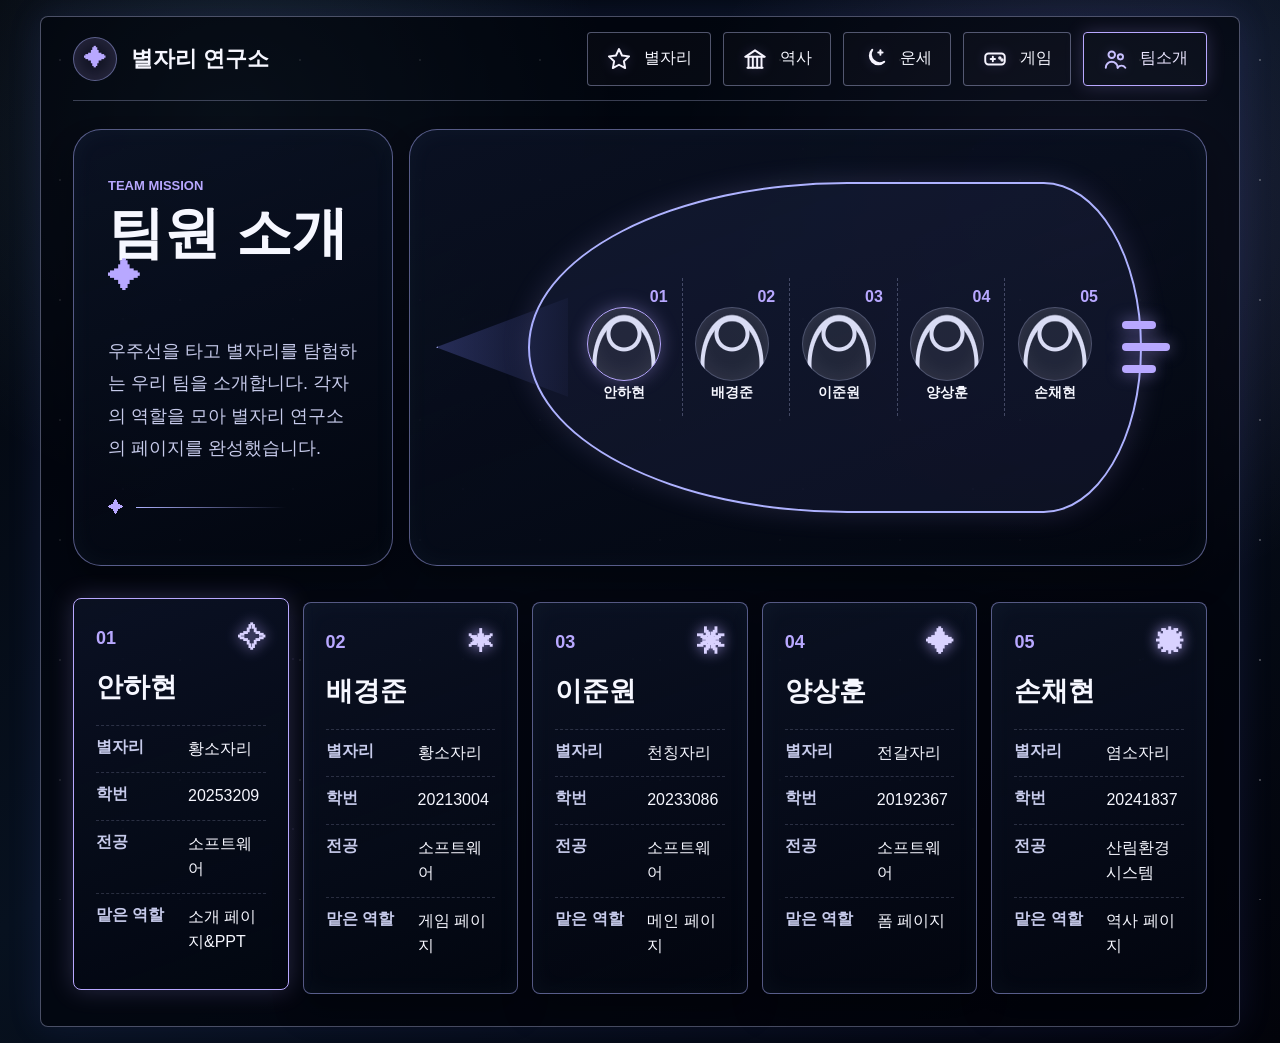
<file: index.html>
<!DOCTYPE html>
<html lang="ko">
<head>
  <meta charset="UTF-8">
  <meta name="viewport" content="width=device-width, initial-scale=1.0">
  <title>별자리 연구소 - 팀원 소개</title>
  <link rel="stylesheet" href="style.css">
</head>
<body>
  <div class="stars" aria-hidden="true"></div>
  <div class="page-shell">
    <header class="top-bar">
      <a class="brand" href="#" aria-label="별자리 연구소 홈">
        <span class="brand-mark">✦</span>
        <span>별자리 연구소</span>
      </a>

      <nav class="nav-menu" aria-label="주요 메뉴">
        <a href="#">
          <svg class="nav-icon" viewBox="0 0 24 24" aria-hidden="true">
            <path d="m12 2.8 2.8 6 6.5.8-4.8 4.5 1.2 6.3L12 17.3l-5.7 3.1 1.2-6.3-4.8-4.5 6.5-.8L12 2.8Z" />
          </svg>
          별자리
        </a>
        <a href="#">
          <svg class="nav-icon" viewBox="0 0 24 24" aria-hidden="true">
            <path d="M4 10h16" />
            <path d="M5 20h14" />
            <path d="M6 10v10" />
            <path d="M10 10v10" />
            <path d="M14 10v10" />
            <path d="M18 10v10" />
            <path d="m3 10 9-6 9 6" />
          </svg>
          역사
        </a>
        <a href="#">
          <svg class="nav-icon" viewBox="0 0 24 24" aria-hidden="true">
            <path d="M20.5 14.5A8 8 0 0 1 9.5 3.5 7 7 0 1 0 20.5 14.5Z" />
            <path d="M17 4v4" />
            <path d="M15 6h4" />
          </svg>
          운세
        </a>
        <a href="#">
          <svg class="nav-icon" viewBox="0 0 24 24" aria-hidden="true">
            <rect x="3" y="7" width="18" height="10" rx="3" />
            <path d="M8 12h4" />
            <path d="M10 10v4" />
            <circle cx="16.5" cy="11" r=".7" />
            <circle cx="18.5" cy="13" r=".7" />
          </svg>
          게임
        </a>
        <a class="active" href="#">
          <svg class="nav-icon" viewBox="0 0 24 24" aria-hidden="true">
            <circle cx="9" cy="8" r="3" />
            <path d="M3.5 20a5.5 5.5 0 0 1 11 0" />
            <circle cx="17" cy="10" r="2.4" />
            <path d="M14.5 20a4.2 4.2 0 0 1 7 0" />
          </svg>
          팀소개
        </a>
      </nav>
    </header>

    <main>
      <section class="hero-grid">
        <article class="title-panel">
          <p class="eyebrow">Team Mission</p>
          <h1>팀원 소개</h1>
          <p>
            우주선을 타고 별자리를 탐험하는 우리 팀을 소개합니다.
            각자의 역할을 모아 별자리 연구소의 페이지를 완성했습니다.
          </p>
          <div class="signal-line" aria-hidden="true">
            <span></span>
          </div>
        </article>

        <section class="ship-panel" aria-label="팀원 역할 미리보기">
          <div class="ship">
            <div class="ship-nose"></div>
            <div class="ship-body">
              <button class="seat is-selected" type="button" data-member="0">
                <span class="seat-number">01</span>
                <span class="avatar-icon"></span>
                <span class="seat-role">안하현</span>
              </button>
              <button class="seat" type="button" data-member="1">
                <span class="seat-number">02</span>
                <span class="avatar-icon"></span>
                <span class="seat-role">배경준</span>
              </button>
              <button class="seat" type="button" data-member="2">
                <span class="seat-number">03</span>
                <span class="avatar-icon"></span>
                <span class="seat-role">이준원</span>
              </button>
              <button class="seat" type="button" data-member="3">
                <span class="seat-number">04</span>
                <span class="avatar-icon"></span>
                <span class="seat-role">양상훈</span>
              </button>
              <button class="seat" type="button" data-member="4">
                <span class="seat-number">05</span>
                <span class="avatar-icon"></span>
                <span class="seat-role">손채현</span>
              </button>
            </div>
            <div class="ship-tail">
              <span></span>
              <span></span>
              <span></span>
            </div>
          </div>
        </section>
      </section>

      <section class="member-cards" aria-label="팀원 상세 소개">
        <article class="member-card is-selected" data-card="0">
          <div class="card-head">
            <span>01</span>
            <div class="constellation">✧</div>
          </div>
          <h2>안하현</h2>
          <dl>
            <div>
              <dt>별자리</dt>
              <dd>황소자리</dd>
            </div>
            <div>
              <dt>학번</dt>
              <dd>20253209</dd>
            </div>
            <div>
              <dt>전공</dt>
              <dd>소프트웨어</dd>
            </div>
            <div>
              <dt>맡은 역할</dt>
              <dd>소개 페이지&PPT</dd>
            </div>
          </dl>
        </article>

        <article class="member-card" data-card="1">
          <div class="card-head">
            <span>02</span>
            <div class="constellation">✶</div>
          </div>
          <h2>배경준</h2>
          <dl>
            <div>
              <dt>별자리</dt>
              <dd>황소자리</dd>
            </div>
            <div>
              <dt>학번</dt>
              <dd>20213004</dd>
            </div>
            <div>
              <dt>전공</dt>
              <dd>소프트웨어</dd>
            </div>
            <div>
              <dt>맡은 역할</dt>
              <dd>게임 페이지</dd>
            </div>
          </dl>
        </article>

        <article class="member-card" data-card="2">
          <div class="card-head">
            <span>03</span>
            <div class="constellation">✷</div>
          </div>
          <h2>이준원</h2>
          <dl>
            <div>
              <dt>별자리</dt>
              <dd>천칭자리</dd>
            </div>
            <div>
              <dt>학번</dt>
              <dd>20233086</dd>
            </div>
            <div>
              <dt>전공</dt>
              <dd>소프트웨어</dd>
            </div>
            <div>
              <dt>맡은 역할</dt>
              <dd>메인 페이지</dd>
            </div>
          </dl>
        </article>

        <article class="member-card" data-card="3">
          <div class="card-head">
            <span>04</span>
            <div class="constellation">✦</div>
          </div>
          <h2>양상훈</h2>
          <dl>
            <div>
              <dt>별자리</dt>
              <dd>전갈자리</dd>
            </div>
            <div>
              <dt>학번</dt>
              <dd>20192367</dd>
            </div>
            <div>
              <dt>전공</dt>
              <dd>소프트웨어</dd>
            </div>
            <div>
              <dt>맡은 역할</dt>
              <dd>폼 페이지</dd>
            </div>
          </dl>
        </article>

        <article class="member-card" data-card="4">
          <div class="card-head">
            <span>05</span>
            <div class="constellation">✹</div>
          </div>
          <h2>손채현</h2>
          <dl>
            <div>
              <dt>별자리</dt>
              <dd>염소자리</dd>
            </div>
            <div>
              <dt>학번</dt>
              <dd>20241837</dd>
            </div>
            <div>
              <dt>전공</dt>
              <dd>산림환경시스템</dd>
            </div>
            <div>
              <dt>맡은 역할</dt>
              <dd>역사 페이지</dd>
            </div>
          </dl>
        </article>
      </section>
    </main>
  </div>

  <script src="script.js"></script>
</body>
</html>
</file>
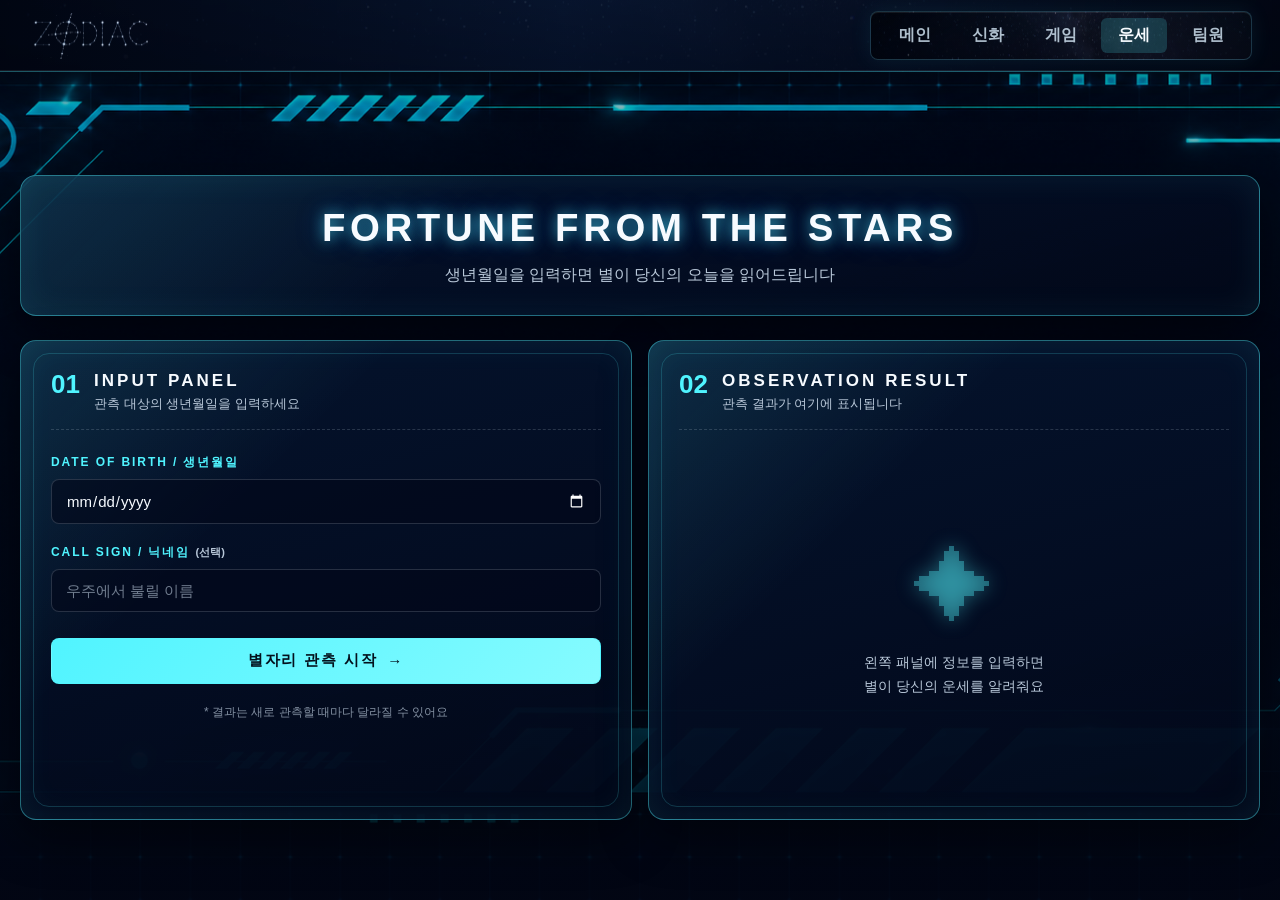
<file: form.html>
<!DOCTYPE html>
<html lang="ko">
<head>
  <meta charset="UTF-8">
  <meta name="viewport" content="width=device-width, initial-scale=1.0">
  <title>별자리 운세</title>

  <link rel="stylesheet" href="css/main.css">
  <link rel="stylesheet" href="css/form.css">
  <link rel="stylesheet" href="css/nav.css">
</head>
<body class="form-page">

  <!-- 헤더 -->
  <header class="site-header">
    <a class="logo" href="main.html" aria-label="메인 페이지로 이동">
      <img src="images/logo.svg" alt="" aria-hidden="true">
    </a>
    <button class="nav-toggle" type="button" aria-label="Menu" aria-expanded="false">
      <span class="nav-toggle-bars" aria-hidden="true">
        <span></span>
        <span></span>
        <span></span>
      </span>
    </button>
    <nav class="main-nav" aria-label="주요 메뉴">
      <a class="nav-link" href="main.html">메인</a>
      <a class="nav-link" href="story.html">신화</a>
      <a class="nav-link" href="game.html">게임</a>
      <a class="nav-link is-current" href="form.html" aria-current="page">운세</a>
      <a class="nav-link" href="team.html">팀원</a>
    </nav>
  </header>

  <main>

    <!-- 페이지 타이틀 -->
    <section class="title-area">
      <h1 class="title-en">FORTUNE FROM THE STARS</h1>
      <p class="title-kr">생년월일을 입력하면 별이 당신의 오늘을 읽어드립니다</p>
    </section>

    <!-- 입력 폼 + 결과 출력 (2열) -->
    <div class="content">

      <!-- 입력 폼 -->
      <section class="card form-card">
        <div class="card-head">
          <span class="card-num">01</span>
          <div>
            <h2 class="card-title-en">INPUT PANEL</h2>
            <p class="card-title-kr">관측 대상의 생년월일을 입력하세요</p>
          </div>
        </div>

        <form id="zodiacForm" class="form">
          <div class="field">
            <label for="birthdate">DATE OF BIRTH / 생년월일</label>
            <input type="date" id="birthdate" name="birthdate">
          </div>

          <div class="field">
            <label for="nickname">CALL SIGN / 닉네임 <span class="optional">(선택)</span></label>
            <input type="text" id="nickname" name="nickname" maxlength="10" placeholder="우주에서 불릴 이름">
          </div>

          <button type="submit" class="submit-btn">
            <span>별자리 관측 시작</span>
            <span class="arrow">→</span>
          </button>

          <p class="hint">* 결과는 새로 관측할 때마다 달라질 수 있어요</p>
        </form>
      </section>

      <!-- 결과 출력 -->
      <section class="card result-card" id="result">
        <div class="card-head">
          <span class="card-num">02</span>
          <div>
            <h2 class="card-title-en">OBSERVATION RESULT</h2>
            <p class="card-title-kr">관측 결과가 여기에 표시됩니다</p>
          </div>
        </div>

        <!-- 결과 입력 전 안내 -->
        <div class="result-empty" id="resultEmpty">
          <div class="empty-icon">✦</div>
          <p class="empty-text">왼쪽 패널에 정보를 입력하면<br>별이 당신의 운세를 알려줘요</p>
        </div>

        
        <div class="result-show" id="resultShow"></div>
      </section>

    </div>

  </main>

  <script src="js/nav.js" defer></script>
  <script src="js/form.js"></script>
</body>
</html>
</file>
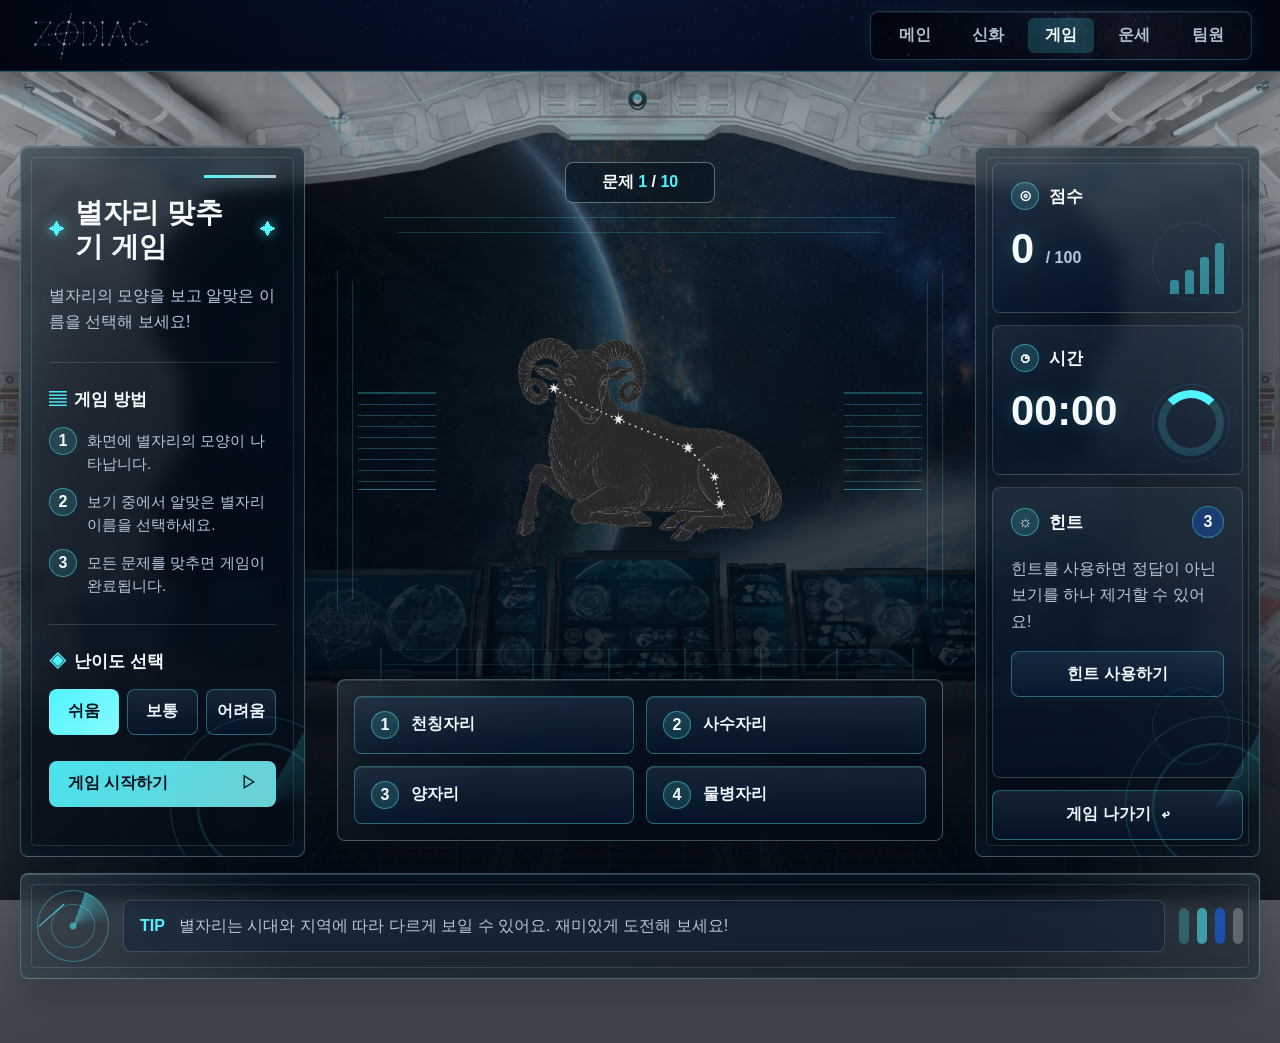
<file: game.html>
<!DOCTYPE html>
<html lang="ko">
<head>
  <meta charset="UTF-8">
  <meta name="viewport" content="width=device-width, initial-scale=1.0">
  <title>별자리 맞추기 게임 | ZODIAC</title>
  <link rel="stylesheet" href="css/main.css">
  <link rel="stylesheet" href="css/game.css">
  <link rel="stylesheet" href="css/nav.css">
</head>
<body class="game-page-body">
  <div class="game-shell">
    <header class="site-header">
      <a class="logo" href="main.html" aria-label="메인 페이지로 이동">
        <img src="images/logo.svg" alt="" aria-hidden="true">
      </a>
      <button class="nav-toggle" type="button" aria-label="Menu" aria-expanded="false">
        <span class="nav-toggle-bars" aria-hidden="true">
          <span></span>
          <span></span>
          <span></span>
        </span>
      </button>
      <nav class="main-nav" aria-label="주요 메뉴">
        <a class="nav-link" href="main.html">메인</a>
        <a class="nav-link" href="story.html">신화</a>
        <a class="nav-link is-current" href="game.html" aria-current="page">게임</a>
        <a class="nav-link" href="form.html">운세</a>
        <a class="nav-link" href="team.html">팀원</a>
      </nav>
    </header>

    <main class="game-main">
      <section class="game-layout" aria-label="별자리 맞추기 게임">
        <aside class="hud-panel guide-panel">
          <div class="panel-rule" aria-hidden="true"></div>
          <div class="panel-title">
            <span aria-hidden="true">✦</span>
            <h1>별자리 맞추기 게임</h1>
            <span aria-hidden="true">✦</span>
          </div>
          <p class="guide-copy">별자리의 모양을 보고 알맞은 이름을 선택해 보세요!</p>

          <section class="guide-section" aria-labelledby="howToPlayTitle">
            <h2 id="howToPlayTitle"><span aria-hidden="true">▤</span> 게임 방법</h2>
            <ol class="step-list">
              <li><span>1</span><p>화면에 별자리의 모양이 나타납니다.</p></li>
              <li><span>2</span><p>보기 중에서 알맞은 별자리 이름을 선택하세요.</p></li>
              <li><span>3</span><p>모든 문제를 맞추면 게임이 완료됩니다.</p></li>
            </ol>
          </section>

          <section class="guide-section" aria-labelledby="difficultyTitle">
            <h2 id="difficultyTitle"><span aria-hidden="true">◈</span> 난이도 선택</h2>
            <div class="difficulty-row" role="group" aria-label="난이도 선택">
              <button class="difficulty-btn is-active" type="button" data-difficulty="easy">쉬움</button>
              <button class="difficulty-btn" type="button" data-difficulty="normal">보통</button>
              <button class="difficulty-btn" type="button" data-difficulty="hard">어려움</button>
            </div>
          </section>

          <button class="start-btn" id="startGame" type="button">
            <span>게임 시작하기</span>
            <span aria-hidden="true">▷</span>
          </button>
        </aside>

        <section class="game-center" aria-label="문제 영역">
          <div class="question-chip">문제 <span id="questionNow">1</span> / <span id="questionTotal">10</span></div>
          <div class="game-window" id="gameWindow">
            <span class="scan-mark scan-left" aria-hidden="true"></span>
            <span class="scan-mark scan-right" aria-hidden="true"></span>
            <div class="constellation-visual" id="gameVisual" role="img" aria-label="별자리 문제 이미지"></div>
          </div>
          <div class="answer-grid" id="answerGrid" aria-label="정답 보기"></div>
        </section>

        <aside class="hud-panel status-panel" aria-label="게임 상태">
          <section class="metric-card score-card">
            <div class="metric-heading">
              <span class="metric-icon" aria-hidden="true">⊙</span>
              <h2>점수</h2>
            </div>
            <strong><span id="scoreValue">0</span> <small>/ 100</small></strong>
            <div class="score-bars" aria-hidden="true"><span></span><span></span><span></span><span></span></div>
          </section>

          <section class="metric-card">
            <div class="metric-heading">
              <span class="metric-icon" aria-hidden="true">◷</span>
              <h2>시간</h2>
            </div>
            <strong id="timerValue">00:00</strong>
            <div class="timer-ring" aria-hidden="true"></div>
          </section>

          <section class="metric-card hint-card">
            <div class="metric-heading">
              <span class="metric-icon" aria-hidden="true">☼</span>
              <h2>힌트</h2>
              <span class="hint-badge" id="hintCount">3</span>
            </div>
            <p>힌트를 사용하면 정답이 아닌 보기를 하나 제거할 수 있어요!</p>
            <button class="hint-btn" id="hintButton" type="button">힌트 사용하기</button>
          </section>

          <a class="exit-btn" href="main.html">
            <span>게임 나가기</span>
            <span aria-hidden="true">↩</span>
          </a>
        </aside>
      </section>

      <section class="game-console" aria-label="게임 안내">
        <div class="console-radar" aria-hidden="true"><span></span></div>
        <div class="tip-bar">
          <strong>TIP</strong>
          <span id="gameMessage" aria-live="polite">별자리는 시대와 지역에 따라 다르게 보일 수 있어요. 재미있게 도전해 보세요!</span>
        </div>
        <div class="console-controls" aria-hidden="true">
          <span></span><span></span><span></span><span></span>
        </div>
      </section>
    </main>
  </div>

  <script src="js/nav.js" defer></script>
  <script src="js/game.js" defer></script>
</body>
</html>
</file>
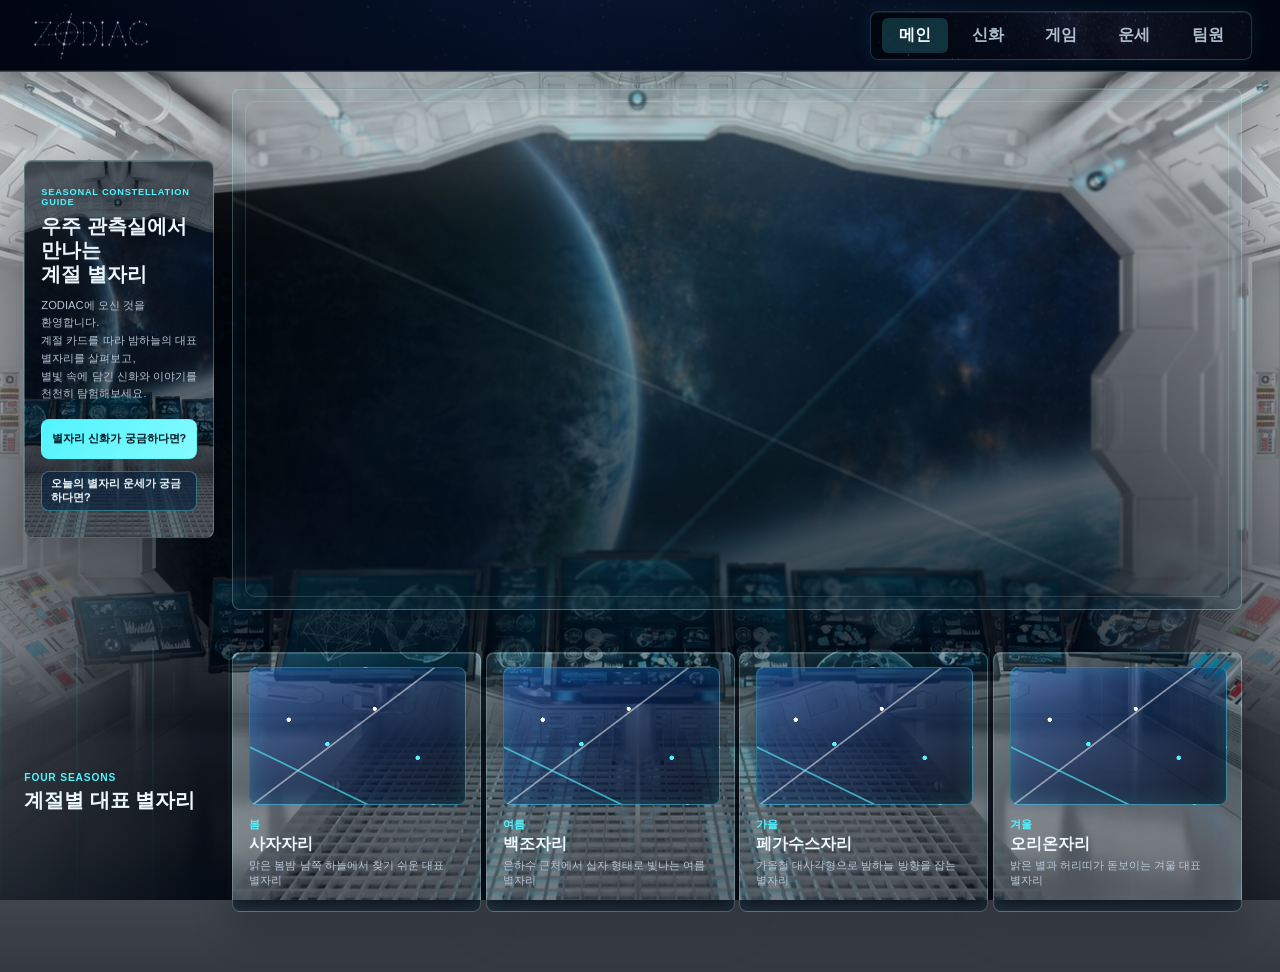
<file: main.html>
<!DOCTYPE html>

<html lang="ko">
<head>
  
  <meta charset="UTF-8">
  
  <meta name="viewport" content="width=device-width, initial-scale=1.0">
  
  <title>밤하늘 계절 별자리</title>
  
  <link rel="stylesheet" href="css/main.css">
  <link rel="stylesheet" href="css/nav.css">
</head>
<body class="main-page-body">
  
  <header class="site-header">
    
    <a class="logo" href="main.html" aria-label="메인 페이지로 이동">
      <img src="images/logo.svg" alt="" aria-hidden="true">
    </a>

    <button class="nav-toggle" type="button" aria-label="Menu" aria-expanded="false">
      <span class="nav-toggle-bars" aria-hidden="true">
        <span></span>
        <span></span>
        <span></span>
      </span>
    </button>

    
    <nav class="main-nav" aria-label="주요 메뉴">
      
      <a class="nav-link is-current" href="main.html" aria-current="page">메인</a>
      <a class="nav-link" href="story.html">신화</a>
      <a class="nav-link" href="game.html">게임</a>
      <a class="nav-link" href="form.html">운세</a>
      <a class="nav-link" href="team.html">팀원</a>
    </nav>
  </header>

  
  <main>
    
    <section class="hero" aria-labelledby="pageTitle">
      
      <div class="hero-copy">
        
        <p class="eyebrow">Seasonal Constellation Guide</p>
        
        <h1 id="pageTitle">우주 관측실에서 만나는<br>계절 별자리</h1>
        
        <p class="hero-text">
          ZODIAC에 오신 것을 환영합니다.<br>
          계절 카드를 따라 밤하늘의 대표 별자리를 살펴보고,<br>
          별빛 속에 담긴 신화와 이야기를 천천히 탐험해보세요.
        </p>
        
        <div class="hero-actions">
          
          <a class="button primary" href="story.html">별자리 신화가 궁금하다면?</a>
          <a class="button secondary" href="form.html">오늘의 별자리 운세가 궁금하다면?</a>
        </div>
      </div>

      
      <figure class="hero-visual">
        
        <img id="heroImage" src="images/background_space.jpg" alt="푸른 성운과 별이 가득한 우주">

        
        <div class="constellation-layer" aria-hidden="true">
          <div class="constellation-group spring-stars">
            <div class="line" style="left: 24%; top: 55%; width: 18.60%; transform: rotate(-36.25deg);"></div>
            <div class="line" style="left: 39%; top: 44%; width: 5.00%; transform: rotate(0.00deg);"></div>
            <div class="line" style="left: 44%; top: 44%; width: 18.25%; transform: rotate(-9.46deg);"></div>
            <div class="line" style="left: 24%; top: 55%; width: 19.00%; transform: rotate(0.00deg);"></div>
            <div class="line" style="left: 43%; top: 55%; width: 25.50%; transform: rotate(11.31deg);"></div>
            <div class="line" style="left: 68%; top: 60%; width: 14.04%; transform: rotate(4.09deg);"></div>
            <div class="line" style="left: 68%; top: 60%; width: 19.92%; transform: rotate(-107.53deg);"></div>
            <div class="line" style="left: 62%; top: 41%; width: 10.44%; transform: rotate(-106.70deg);"></div>
            <div class="line" style="left: 59%; top: 31%; width: 13.45%; transform: rotate(-48.01deg);"></div>
            <div class="line" style="left: 68%; top: 21%; width: 13.04%; transform: rotate(32.47deg);"></div>
            <div class="line" style="left: 62%; top: 41%; width: 8.06%; transform: rotate(29.74deg);"></div>
            <div class="star" style="left: 24%; top: 55%; --star-size: 0.95;"></div>
            <div class="star" style="left: 43%; top: 55%; --star-size: 0.78;"></div>
            <div class="star" style="left: 68%; top: 60%; --star-size: 1.45;"></div>
            <div class="star" style="left: 82%; top: 61%; --star-size: 0.72;"></div>
            <div class="star" style="left: 39%; top: 44%; --star-size: 0.86;"></div>
            <div class="star" style="left: 44%; top: 44%; --star-size: 0.68;"></div>
            <div class="star" style="left: 62%; top: 41%; --star-size: 1.05;"></div>
            <div class="star" style="left: 59%; top: 31%; --star-size: 0.82;"></div>
            <div class="star" style="left: 68%; top: 21%; --star-size: 0.85;"></div>
            <div class="star" style="left: 79%; top: 28%; --star-size: 0.78;"></div>
            <div class="star" style="left: 69%; top: 45%; --star-size: 0.75;"></div>
          </div>

          <div class="constellation-group summer-stars">
            <div class="line" style="left: 11%; top: 59%; width: 12.04%; transform: rotate(4.76deg);"></div>
            <div class="line" style="left: 23%; top: 60%; width: 19.31%; transform: rotate(-21.25deg);"></div>
            <div class="line" style="left: 41%; top: 53%; width: 11.66%; transform: rotate(-59.04deg);"></div>
            <div class="line" style="left: 47%; top: 43%; width: 15.65%; transform: rotate(-26.57deg);"></div>
            <div class="line" style="left: 61%; top: 36%; width: 18.03%; transform: rotate(-70.56deg);"></div>
            <div class="line" style="left: 67%; top: 19%; width: 6.40%; transform: rotate(-38.66deg);"></div>
            <div class="line" style="left: 41%; top: 32%; width: 12.53%; transform: rotate(61.39deg);"></div>
            <div class="line" style="left: 47%; top: 43%; width: 18.36%; transform: rotate(60.64deg);"></div>
            <div class="line" style="left: 56%; top: 59%; width: 20.25%; transform: rotate(57.09deg);"></div>
            <div class="star" style="left: 11%; top: 59%; --star-size: 0.7;"></div>
            <div class="star" style="left: 23%; top: 60%; --star-size: 0.82;"></div>
            <div class="star" style="left: 41%; top: 53%; --star-size: 0.86;"></div>
            <div class="star" style="left: 47%; top: 43%; --star-size: 1.28;"></div>
            <div class="star" style="left: 41%; top: 32%; --star-size: 1.06;"></div>
            <div class="star" style="left: 61%; top: 36%; --star-size: 0.92;"></div>
            <div class="star" style="left: 67%; top: 19%; --star-size: 0.82;"></div>
            <div class="star" style="left: 72%; top: 15%; --star-size: 0.78;"></div>
            <div class="star" style="left: 56%; top: 59%; --star-size: 0.9;"></div>
            <div class="star" style="left: 67%; top: 76%; --star-size: 1.12;"></div>
          </div>

          <div class="constellation-group autumn-stars">
            <div class="line" style="left: 21%; top: 27%; width: 38.12%; transform: rotate(94.51deg);"></div>
            <div class="line" style="left: 18%; top: 65%; width: 31.58%; transform: rotate(10.95deg);"></div>
            <div class="line" style="left: 49%; top: 71%; width: 43.10%; transform: rotate(-93.99deg);"></div>
            <div class="line" style="left: 46%; top: 28%; width: 25.02%; transform: rotate(-177.71deg);"></div>
            <div class="line" style="left: 46%; top: 28%; width: 11.31%; transform: rotate(-45.00deg);"></div>
            <div class="line" style="left: 54%; top: 20%; width: 17.03%; transform: rotate(-49.76deg);"></div>
            <div class="line" style="left: 46%; top: 28%; width: 10.63%; transform: rotate(48.81deg);"></div>
            <div class="line" style="left: 53%; top: 36%; width: 4.47%; transform: rotate(63.43deg);"></div>
            <div class="line" style="left: 46%; top: 28%; width: 24.00%; transform: rotate(0.00deg);"></div>
            <div class="line" style="left: 70%; top: 28%; width: 10.77%; transform: rotate(-21.80deg);"></div>
            <div class="line" style="left: 49%; top: 71%; width: 7.07%; transform: rotate(45.00deg);"></div>
            <div class="line" style="left: 54%; top: 76%; width: 8.06%; transform: rotate(29.74deg);"></div>
            <div class="line" style="left: 61%; top: 80%; width: 18.03%; transform: rotate(33.69deg);"></div>
            <div class="line" style="left: 76%; top: 90%; width: 26.83%; transform: rotate(-63.43deg);"></div>
            <div class="star" style="left: 21%; top: 27%; --star-size: 1;"></div>
            <div class="star" style="left: 18%; top: 65%; --star-size: 0.88;"></div>
            <div class="star" style="left: 46%; top: 28%; --star-size: 1.12;"></div>
            <div class="star" style="left: 49%; top: 71%; --star-size: 1.08;"></div>
            <div class="star" style="left: 54%; top: 20%; --star-size: 0.82;"></div>
            <div class="star" style="left: 65%; top: 7%; --star-size: 0.7;"></div>
            <div class="star" style="left: 53%; top: 36%; --star-size: 0.75;"></div>
            <div class="star" style="left: 55%; top: 40%; --star-size: 0.7;"></div>
            <div class="star" style="left: 70%; top: 28%; --star-size: 0.78;"></div>
            <div class="star" style="left: 80%; top: 24%; --star-size: 0.68;"></div>
            <div class="star" style="left: 54%; top: 76%; --star-size: 0.72;"></div>
            <div class="star" style="left: 61%; top: 80%; --star-size: 0.7;"></div>
            <div class="star" style="left: 76%; top: 90%; --star-size: 0.86;"></div>
            <div class="star" style="left: 88%; top: 66%; --star-size: 1.05;"></div>
          </div>

          <div class="constellation-group winter-stars">
            <div class="line" style="left: 32%; top: 34%; width: 14.32%; transform: rotate(-77.91deg);"></div>
            <div class="line" style="left: 35%; top: 20%; width: 19.10%; transform: rotate(-47.12deg);"></div>
            <div class="line" style="left: 32%; top: 34%; width: 33.14%; transform: rotate(84.81deg);"></div>
            <div class="line" style="left: 35%; top: 67%; width: 17.00%; transform: rotate(118.07deg);"></div>
            <div class="line" style="left: 27%; top: 82%; width: 36.22%; transform: rotate(6.34deg);"></div>
            <div class="line" style="left: 63%; top: 86%; width: 21.19%; transform: rotate(-109.29deg);"></div>
            <div class="line" style="left: 56%; top: 66%; width: 8.06%; transform: rotate(-150.26deg);"></div>
            <div class="line" style="left: 49%; top: 62%; width: 12.00%; transform: rotate(-90.00deg);"></div>
            <div class="line" style="left: 49%; top: 50%; width: 14.00%; transform: rotate(-90.00deg);"></div>
            <div class="line" style="left: 49%; top: 36%; width: 17.12%; transform: rotate(-173.29deg);"></div>
            <div class="line" style="left: 35%; top: 67%; width: 10.05%; transform: rotate(-5.71deg);"></div>
            <div class="line" style="left: 45%; top: 66%; width: 5.66%; transform: rotate(-45.00deg);"></div>
            <div class="line" style="left: 49%; top: 62%; width: 8.06%; transform: rotate(29.74deg);"></div>
            <div class="line" style="left: 49%; top: 36%; width: 24.33%; transform: rotate(-9.46deg);"></div>
            <div class="line" style="left: 73%; top: 32%; width: 19.10%; transform: rotate(83.99deg);"></div>
            <div class="line" style="left: 75%; top: 51%; width: 17.09%; transform: rotate(110.56deg);"></div>
            <div class="line" style="left: 45%; top: 66%; width: 12.04%; transform: rotate(94.76deg);"></div>
            <div class="star" style="left: 48%; top: 6%; --star-size: 0.75;"></div>
            <div class="star" style="left: 35%; top: 20%; --star-size: 0.72;"></div>
            <div class="star" style="left: 32%; top: 34%; --star-size: 1.22;"></div>
            <div class="star" style="left: 49%; top: 36%; --star-size: 0.95;"></div>
            <div class="star" style="left: 49%; top: 50%; --star-size: 0.72;"></div>
            <div class="star" style="left: 49%; top: 62%; --star-size: 0.95;"></div>
            <div class="star" style="left: 35%; top: 67%; --star-size: 0.82;"></div>
            <div class="star" style="left: 45%; top: 66%; --star-size: 0.78;"></div>
            <div class="star" style="left: 56%; top: 66%; --star-size: 0.8;"></div>
            <div class="star" style="left: 27%; top: 82%; --star-size: 1.05;"></div>
            <div class="star" style="left: 63%; top: 86%; --star-size: 1.28;"></div>
            <div class="star" style="left: 73%; top: 32%; --star-size: 0.68;"></div>
            <div class="star" style="left: 75%; top: 51%; --star-size: 0.68;"></div>
            <div class="star" style="left: 69%; top: 67%; --star-size: 0.72;"></div>
            <div class="star" style="left: 44%; top: 78%; --star-size: 0.68;"></div>
          </div>
        </div>
      </figure>
    </section>

    
    <section class="season-section" id="season-section" aria-labelledby="seasonTitle">
      
      <div class="section-heading">
        <p class="eyebrow">Four Seasons</p>
        <h2 id="seasonTitle">계절별 대표 별자리</h2>
      </div>

      
      <div class="season-grid">
        
        <button class="season-card spring" type="button" data-season="spring">
          <span class="season-name">봄</span>
          <strong>사자자리</strong>
          <span class="season-note">맑은 봄밤 남쪽 하늘에서 찾기 쉬운 대표 별자리</span>
        </button>

        <button class="season-card summer" type="button" data-season="summer">
          <span class="season-name">여름</span>
          <strong>백조자리</strong>
          <span class="season-note">은하수 근처에서 십자 형태로 빛나는 여름 별자리</span>
        </button>

        <button class="season-card autumn" type="button" data-season="autumn">
          <span class="season-name">가을</span>
          <strong>페가수스자리</strong>
          <span class="season-note">가을철 대사각형으로 밤하늘 방향을 잡는 별자리</span>
        </button>

        <button class="season-card winter" type="button" data-season="winter">
          <span class="season-name">겨울</span>
          <strong>오리온자리</strong>
          <span class="season-note">밝은 별과 허리띠가 돋보이는 겨울 대표 별자리</span>
        </button>
      </div>
    </section>
  </main>

  
  <div class="modal" id="seasonModal" aria-hidden="true">
    
    <div class="modal-backdrop" data-close-modal></div>

    
    <section class="modal-panel" role="dialog" aria-modal="true" aria-labelledby="modalTitle" tabindex="-1">
      
      <button class="modal-close" type="button" aria-label="팝업 닫기" data-close-modal>&times;</button>
      
      <p class="modal-season" id="modalSeason"></p>
      <h2 id="modalTitle"></h2>
      <div class="modal-summary" id="modalSummary"></div>
    </section>
  </div>

  
  <script src="js/nav.js" defer></script>
  <script src="js/main.js" defer></script>
</body>
</html>
</file>
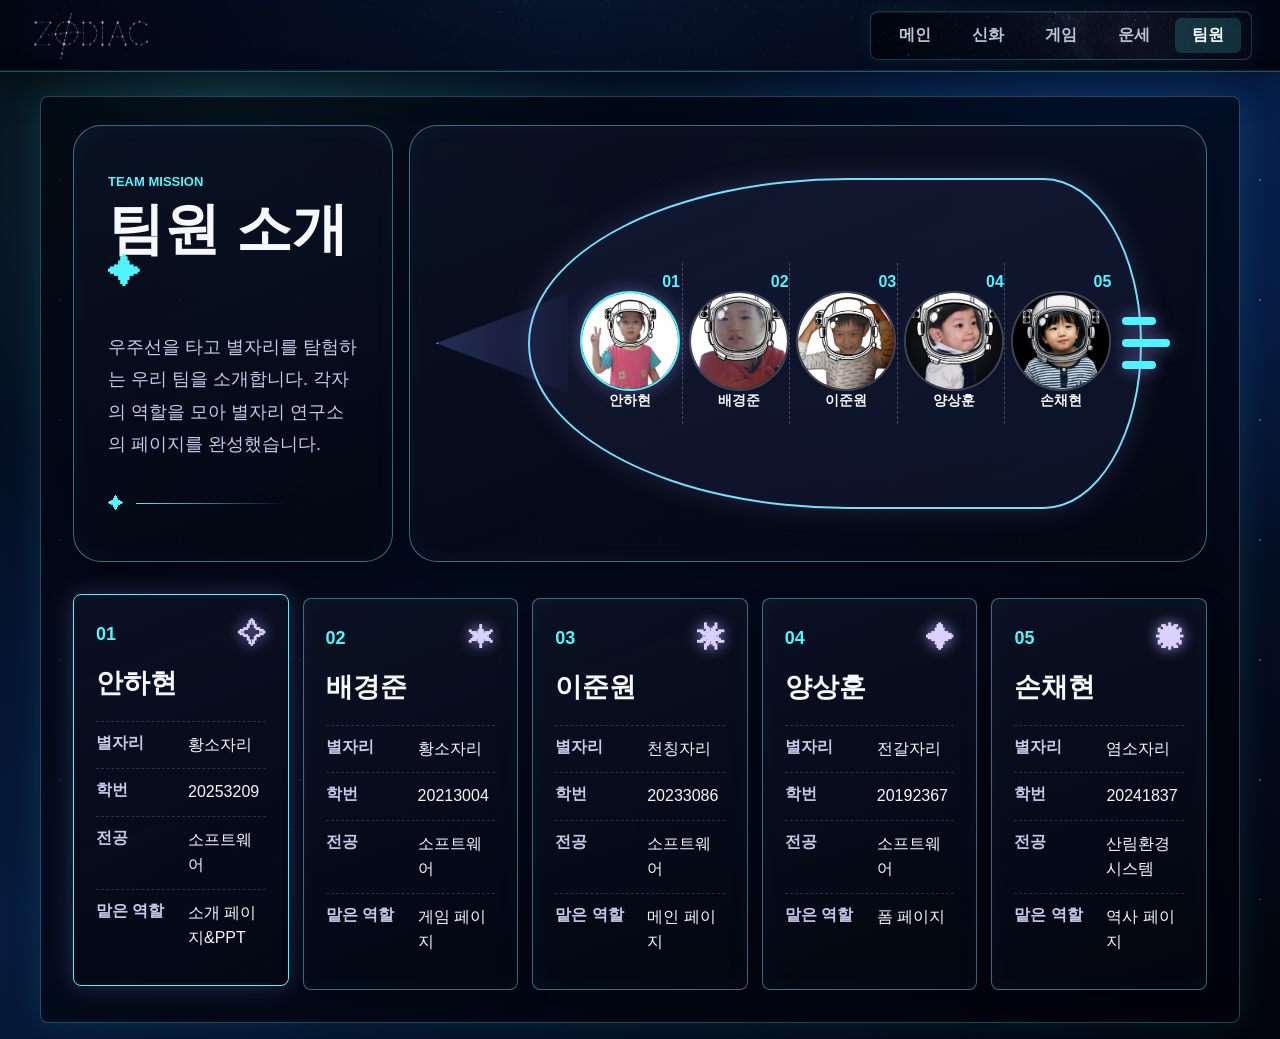
<file: team.html>
<!DOCTYPE html>
<html lang="ko">
<head>
  <meta charset="UTF-8">
  <meta name="viewport" content="width=device-width, initial-scale=1.0">
  <title>별자리 연구소 - 팀원 소개</title>
  <link rel="stylesheet" href="css/team.css">
  <link rel="stylesheet" href="css/nav.css">
</head>
<body>
  <div class="stars" aria-hidden="true"></div>
  <header class="site-header">
    <a class="logo" href="main.html" aria-label="Main page">
      <img src="images/logo.svg" alt="" aria-hidden="true">
    </a>
    <button class="nav-toggle" type="button" aria-label="Menu" aria-expanded="false">
      <span class="nav-toggle-bars" aria-hidden="true">
        <span></span>
        <span></span>
        <span></span>
      </span>
    </button>
    <nav class="main-nav" aria-label="Main menu">
      <a class="nav-link" href="main.html">메인</a>
      <a class="nav-link" href="story.html">신화</a>
      <a class="nav-link" href="game.html">게임</a>
      <a class="nav-link" href="form.html">운세</a>
      <a class="nav-link is-current" href="team.html" aria-current="page">팀원</a>
    </nav>
  </header>
  <div class="page-shell">
    <header class="top-bar">
      <a class="brand" href="main.html" aria-label="메인 페이지로 이동">
        <img class="brand-logo" src="images/logo.svg" alt="" aria-hidden="true">
      </a>
      <button class="nav-toggle" type="button" aria-label="Menu" aria-expanded="false">
        <span class="nav-toggle-bars" aria-hidden="true">
          <span></span>
          <span></span>
          <span></span>
        </span>
      </button>

      <nav class="nav-menu" aria-label="주요 메뉴">
        <a href="main.html">
          <svg class="nav-icon" viewBox="0 0 24 24" aria-hidden="true">
            <path d="m12 2.8 2.8 6 6.5.8-4.8 4.5 1.2 6.3L12 17.3l-5.7 3.1 1.2-6.3-4.8-4.5 6.5-.8L12 2.8Z" />
          </svg>
          메인
        </a>
        <a href="story.html">
          <svg class="nav-icon" viewBox="0 0 24 24" aria-hidden="true">
            <path d="M4 10h16" />
            <path d="M5 20h14" />
            <path d="M6 10v10" />
            <path d="M10 10v10" />
            <path d="M14 10v10" />
            <path d="M18 10v10" />
            <path d="m3 10 9-6 9 6" />
          </svg>
          신화
        </a>
        <a href="form.html">
          <svg class="nav-icon" viewBox="0 0 24 24" aria-hidden="true">
            <path d="M20.5 14.5A8 8 0 0 1 9.5 3.5 7 7 0 1 0 20.5 14.5Z" />
            <path d="M17 4v4" />
            <path d="M15 6h4" />
          </svg>
          운세
        </a>
        <a href="game.html">
          <svg class="nav-icon" viewBox="0 0 24 24" aria-hidden="true">
            <rect x="3" y="7" width="18" height="10" rx="3" />
            <path d="M8 12h4" />
            <path d="M10 10v4" />
            <circle cx="16.5" cy="11" r=".7" />
            <circle cx="18.5" cy="13" r=".7" />
          </svg>
          게임
        </a>
        <a class="active" href="team.html">
          <svg class="nav-icon" viewBox="0 0 24 24" aria-hidden="true">
            <circle cx="9" cy="8" r="3" />
            <path d="M3.5 20a5.5 5.5 0 0 1 11 0" />
            <circle cx="17" cy="10" r="2.4" />
            <path d="M14.5 20a4.2 4.2 0 0 1 7 0" />
          </svg>
          팀소개
        </a>
      </nav>
    </header>

    <main>
      <section class="hero-grid">
        <article class="title-panel">
          <p class="eyebrow">Team Mission</p>
          <h1>팀원 소개</h1>
          <p>
            우주선을 타고 별자리를 탐험하는 우리 팀을 소개합니다.
            각자의 역할을 모아 별자리 연구소의 페이지를 완성했습니다.
          </p>
          <div class="signal-line" aria-hidden="true">
            <span></span>
          </div>
        </article>

        <section class="ship-panel" aria-label="팀원 역할 미리보기">
          <div class="ship">
            <div class="ship-nose"></div>
            <div class="ship-body">
              <button class="seat is-selected" type="button" data-member="0">
                <span class="seat-number">01</span>
                <img class="avatar-img" src="team_images/01.png" alt="안하현">
                <span class="seat-role">안하현</span>
              </button>
              <button class="seat" type="button" data-member="1">
                <span class="seat-number">02</span>
                <img class="avatar-img" src="team_images/02.png" alt="배경준">
                <span class="seat-role">배경준</span>
              </button>
              <button class="seat" type="button" data-member="2">
                <span class="seat-number">03</span>
                <img class="avatar-img" src="team_images/03.png" alt="이준원">
                <span class="seat-role">이준원</span>
              </button>
              <button class="seat" type="button" data-member="3">
                <span class="seat-number">04</span>
                <img class="avatar-img" src="team_images/04.png" alt="양상훈">
                <span class="seat-role">양상훈</span>
              </button>
              <button class="seat" type="button" data-member="4">
                <span class="seat-number">05</span>
                <img class="avatar-img" src="team_images/05.png" alt="손채현">
                <span class="seat-role">손채현</span>
              </button>
            </div>
            <div class="ship-tail">
              <span></span>
              <span></span>
              <span></span>
            </div>
          </div>
        </section>
      </section>

      <section class="member-cards" aria-label="팀원 상세 소개">
        <article class="member-card is-selected" data-card="0">
          <div class="card-head">
            <span>01</span>
            <div class="constellation">✧</div>
          </div>
          <h2>안하현</h2>
          <dl>
            <div>
              <dt>별자리</dt>
              <dd>황소자리</dd>
            </div>
            <div>
              <dt>학번</dt>
              <dd>20253209</dd>
            </div>
            <div>
              <dt>전공</dt>
              <dd>소프트웨어</dd>
            </div>
            <div>
              <dt>맡은 역할</dt>
              <dd>소개 페이지&PPT</dd>
            </div>
          </dl>
        </article>

        <article class="member-card" data-card="1">
          <div class="card-head">
            <span>02</span>
            <div class="constellation">✶</div>
          </div>
          <h2>배경준</h2>
          <dl>
            <div>
              <dt>별자리</dt>
              <dd>황소자리</dd>
            </div>
            <div>
              <dt>학번</dt>
              <dd>20213004</dd>
            </div>
            <div>
              <dt>전공</dt>
              <dd>소프트웨어</dd>
            </div>
            <div>
              <dt>맡은 역할</dt>
              <dd>게임 페이지</dd>
            </div>
          </dl>
        </article>

        <article class="member-card" data-card="2">
          <div class="card-head">
            <span>03</span>
            <div class="constellation">✷</div>
          </div>
          <h2>이준원</h2>
          <dl>
            <div>
              <dt>별자리</dt>
              <dd>천칭자리</dd>
            </div>
            <div>
              <dt>학번</dt>
              <dd>20233086</dd>
            </div>
            <div>
              <dt>전공</dt>
              <dd>소프트웨어</dd>
            </div>
            <div>
              <dt>맡은 역할</dt>
              <dd>메인 페이지</dd>
            </div>
          </dl>
        </article>

        <article class="member-card" data-card="3">
          <div class="card-head">
            <span>04</span>
            <div class="constellation">✦</div>
          </div>
          <h2>양상훈</h2>
          <dl>
            <div>
              <dt>별자리</dt>
              <dd>전갈자리</dd>
            </div>
            <div>
              <dt>학번</dt>
              <dd>20192367</dd>
            </div>
            <div>
              <dt>전공</dt>
              <dd>소프트웨어</dd>
            </div>
            <div>
              <dt>맡은 역할</dt>
              <dd>폼 페이지</dd>
            </div>
          </dl>
        </article>

        <article class="member-card" data-card="4">
          <div class="card-head">
            <span>05</span>
            <div class="constellation">✹</div>
          </div>
          <h2>손채현</h2>
          <dl>
            <div>
              <dt>별자리</dt>
              <dd>염소자리</dd>
            </div>
            <div>
              <dt>학번</dt>
              <dd>20241837</dd>
            </div>
            <div>
              <dt>전공</dt>
              <dd>산림환경시스템</dd>
            </div>
            <div>
              <dt>맡은 역할</dt>
              <dd>역사 페이지</dd>
            </div>
          </dl>
        </article>
      </section>
    </main>
  </div>

  <script src="js/nav.js" defer></script>
  <script src="js/team.js"></script>
</body>
</html>
</file>
<file: style.css>
* {
  box-sizing: border-box;
}

:root {
  --bg: #030711;
  --panel: rgba(7, 12, 26, 0.78);
  --panel-strong: rgba(14, 20, 39, 0.92);
  --line: #aeb2ff;
  --line-soft: rgba(174, 178, 255, 0.48);
  --text: #f6f7ff;
  --muted: #c6caea;
  --accent: #b8a8ff;
  --cyan: #91d9ff;
}

body {
  min-height: 100vh;
  margin: 0;
  color: var(--text);
  font-family: "Pretendard", "Noto Sans KR", "Malgun Gothic", Arial, sans-serif;
  background:
    radial-gradient(circle at 18% 12%, rgba(145, 217, 255, 0.14), transparent 24rem),
    radial-gradient(circle at 84% 20%, rgba(184, 168, 255, 0.16), transparent 25rem),
    linear-gradient(145deg, #02040b 0%, #07111f 48%, #02030a 100%);
  overflow-x: hidden;
}

.stars {
  position: fixed;
  inset: 0;
  pointer-events: none;
  background-image:
    radial-gradient(circle, rgba(255,255,255,0.85) 0 1px, transparent 1.5px),
    radial-gradient(circle, rgba(184,168,255,0.75) 0 1px, transparent 1.4px);
  background-position: 0 0, 38px 64px;
  background-size: 120px 120px, 170px 170px;
  opacity: 0.28;
}

.page-shell {
  position: relative;
  width: min(1200px, calc(100% - 32px));
  min-height: calc(100vh - 32px);
  margin: 16px auto;
  padding: 0 32px 32px;
  border: 1px solid rgba(202, 207, 255, 0.36);
  border-radius: 8px;
  background: rgba(1, 4, 12, 0.64);
  box-shadow: 0 0 35px rgba(102, 113, 255, 0.12);
}

.top-bar {
  display: flex;
  align-items: center;
  justify-content: space-between;
  flex-wrap: wrap;
  gap: 24px;
  min-height: 84px;
  border-bottom: 1px solid rgba(202, 207, 255, 0.28);
}

.brand {
  display: inline-flex;
  align-items: center;
  gap: 14px;
  color: var(--text);
  font-size: 22px;
  font-weight: 800;
  text-decoration: none;
  white-space: nowrap;
}

.brand-mark {
  display: grid;
  width: 44px;
  height: 44px;
  place-items: center;
  border: 1px solid var(--line-soft);
  border-radius: 50%;
  color: var(--accent);
  background: rgba(184, 168, 255, 0.08);
  box-shadow: inset 0 0 18px rgba(184, 168, 255, 0.16);
}

.nav-menu {
  display: flex;
  justify-content: flex-end;
  gap: 12px;
  flex-wrap: wrap;
  min-width: 0;
}

.nav-menu a {
  display: inline-flex;
  align-items: center;
  justify-content: center;
  gap: 12px;
  min-width: 104px;
  padding: 13px 18px;
  border: 1px solid rgba(202, 207, 255, 0.38);
  border-radius: 4px;
  color: var(--text);
  text-align: center;
  text-decoration: none;
  background: rgba(255, 255, 255, 0.02);
  transition: border-color 180ms ease, color 180ms ease, box-shadow 180ms ease;
}

.nav-icon {
  width: 26px;
  height: 26px;
  flex: 0 0 auto;
  fill: none;
  stroke: currentColor;
  stroke-width: 1.8;
  stroke-linecap: round;
  stroke-linejoin: round;
  color: #f7f5ff;
  filter: drop-shadow(0 0 6px rgba(184, 168, 255, 0.24));
}

.nav-menu a:hover,
.nav-menu a.active {
  border-color: var(--accent);
  color: #ebe6ff;
  box-shadow: 0 0 18px rgba(184, 168, 255, 0.22);
}

.nav-menu a.active .nav-icon {
  color: #c9c1ff;
}

.hero-grid {
  display: grid;
  grid-template-columns: minmax(260px, 320px) minmax(0, 1fr);
  gap: 16px;
  margin-top: 28px;
}

.title-panel,
.ship-panel,
.member-card {
  border: 1px solid var(--line-soft);
  background: linear-gradient(160deg, rgba(11, 18, 36, 0.92), rgba(3, 7, 17, 0.72));
  box-shadow: inset 0 0 25px rgba(145, 217, 255, 0.04), 0 18px 30px rgba(0, 0, 0, 0.28);
}

.title-panel {
  min-height: 250px;
  padding: 48px 34px;
  border-radius: 28px;
}

.eyebrow {
  margin: 0 0 12px;
  color: var(--accent);
  font-size: 13px;
  font-weight: 700;
  letter-spacing: 0;
  text-transform: uppercase;
}

.title-panel h1 {
  margin: 0 0 18px;
  font-size: clamp(38px, 5vw, 56px);
  line-height: 1;
}

.title-panel h1::after {
  content: " ✦";
  color: var(--accent);
  font-size: 0.58em;
  vertical-align: top;
}

.title-panel p:last-of-type {
  margin: 0;
  color: var(--muted);
  font-size: 18px;
  line-height: 1.8;
}

.signal-line {
  display: flex;
  align-items: center;
  gap: 12px;
  margin-top: 34px;
}

.signal-line::before {
  content: "✦";
  color: var(--accent);
}

.signal-line span {
  width: 150px;
  height: 1px;
  background: linear-gradient(90deg, var(--line), transparent);
}

.ship-panel {
  min-height: 250px;
  padding: 34px 26px;
  border-radius: 28px;
  overflow: hidden;
  min-width: 0;
}

.ship {
  position: relative;
  display: grid;
  grid-template-columns: 120px 1fr 58px;
  align-items: center;
  height: 100%;
  min-height: 190px;
}

.ship::before {
  content: "";
  position: absolute;
  inset: 18px 38px 18px 92px;
  border: 2px solid var(--line);
  border-radius: 52% 16% 16% 52% / 50%;
  background: rgba(125, 137, 255, 0.07);
  box-shadow: 0 0 28px rgba(184, 168, 255, 0.16);
}

.ship-nose {
  position: relative;
  z-index: 1;
  width: 132px;
  height: 115px;
  border: 2px solid var(--line);
  border-right: 0;
  border-radius: 80px 0 0 80px;
  background: linear-gradient(90deg, rgba(126, 136, 255, 0.26), rgba(126, 136, 255, 0.04));
  clip-path: polygon(0 50%, 100% 7%, 100% 93%);
}

.ship-body {
  position: relative;
  z-index: 2;
  display: grid;
  grid-template-columns: repeat(5, minmax(96px, 1fr));
  gap: 8px;
  padding: 16px 18px;
}

.seat {
  display: grid;
  min-height: 138px;
  padding: 10px 6px 14px;
  border: 0;
  border-left: 1px dashed rgba(202, 207, 255, 0.28);
  color: var(--text);
  font: inherit;
  background: transparent;
  cursor: pointer;
}

.seat:first-child {
  border-left: 0;
}

.seat-number {
  justify-self: end;
  color: var(--accent);
  font-weight: 800;
}

.avatar-icon {
  justify-self: center;
  width: 74px;
  height: 74px;
  border: 1px solid rgba(202, 207, 255, 0.26);
  border-radius: 50%;
  background:
    radial-gradient(circle at 50% 36%, transparent 0 13px, #d9dcf4 14px 17px, transparent 18px),
    radial-gradient(ellipse at 50% 78%, transparent 0 27px, #d9dcf4 28px 31px, transparent 32px),
    rgba(255, 255, 255, 0.08);
  box-shadow: inset 0 0 22px rgba(255,255,255,0.08);
}

.seat-role {
  align-self: end;
  color: var(--text);
  font-size: 14px;
  font-weight: 700;
  line-height: 1.35;
  overflow-wrap: anywhere;
}

.seat.is-selected .avatar-icon {
  border-color: var(--accent);
  box-shadow: 0 0 18px rgba(184,168,255,0.35), inset 0 0 22px rgba(255,255,255,0.1);
}

.ship-tail {
  position: relative;
  z-index: 2;
  display: grid;
  gap: 14px;
}

.ship-tail span {
  display: block;
  width: 34px;
  height: 8px;
  border-radius: 999px;
  background: var(--accent);
  box-shadow: 0 0 16px rgba(184, 168, 255, 0.55);
}

.ship-tail span:nth-child(2) {
  width: 48px;
}

.member-cards {
  display: grid;
  grid-template-columns: repeat(5, minmax(0, 1fr));
  gap: 14px;
  margin-top: 36px;
}

.member-card {
  min-height: 265px;
  padding: 24px 22px;
  border-radius: 8px;
  transition: transform 180ms ease, border-color 180ms ease, box-shadow 180ms ease;
}

.member-card:hover,
.member-card.is-selected {
  transform: translateY(-4px);
  border-color: var(--accent);
  box-shadow: 0 0 24px rgba(184, 168, 255, 0.22);
}

.card-head {
  display: flex;
  align-items: center;
  justify-content: space-between;
  color: var(--accent);
  font-size: 18px;
  font-weight: 800;
}

.constellation {
  color: #d9d2ff;
  font-size: 28px;
  text-shadow: 0 0 14px rgba(184, 168, 255, 0.8);
}

.member-card h2 {
  margin: 14px 0 20px;
  font-size: 27px;
}

dl {
  display: grid;
  gap: 0;
  margin: 0;
}

dl div {
  display: grid;
  grid-template-columns: 82px 1fr;
  gap: 10px;
  padding: 11px 0;
  border-top: 1px dashed rgba(202, 207, 255, 0.18);
}

dt {
  color: var(--muted);
  font-weight: 700;
}

dd {
  margin: 0;
  color: var(--text);
  line-height: 1.55;
  overflow-wrap: anywhere;
}

@media (max-width: 1120px) {
  .page-shell {
    padding: 0 20px 28px;
  }

  .top-bar {
    align-items: flex-start;
    padding: 18px 0;
  }

  .nav-menu {
    width: 100%;
    justify-content: flex-start;
  }

  .hero-grid {
    display: grid;
    grid-template-columns: 1fr;
  }

  .member-cards {
    grid-template-columns: repeat(2, minmax(0, 1fr));
  }
}

@media (max-width: 720px) {
  .page-shell {
    width: min(100% - 20px, 520px);
    padding: 0 14px 22px;
  }

  .brand {
    font-size: 19px;
  }

  .brand-mark {
    width: 38px;
    height: 38px;
  }

  .nav-menu a {
    min-width: 0;
    flex: 1 1 30%;
    gap: 8px;
    padding: 11px 8px;
    font-size: 14px;
  }

  .nav-icon {
    width: 22px;
    height: 22px;
  }

  .title-panel,
  .ship-panel {
    border-radius: 18px;
  }

  .title-panel {
    min-height: 0;
    padding: 34px 24px;
  }

  .ship {
    grid-template-columns: 1fr;
  }

  .ship::before,
  .ship-nose,
  .ship-tail {
    display: none;
  }

  .ship-body {
    grid-template-columns: repeat(2, minmax(0, 1fr));
    padding: 0;
  }

  .seat {
    border: 1px solid rgba(202, 207, 255, 0.18);
    border-radius: 8px;
    background: rgba(255, 255, 255, 0.03);
  }

  .member-cards {
    grid-template-columns: 1fr;
  }
}

@media (max-width: 420px) {
  .page-shell {
    width: min(100% - 12px, 520px);
    padding: 0 10px 18px;
  }

  .nav-menu {
    gap: 8px;
  }

  .nav-menu a {
    flex-basis: calc(50% - 4px);
  }

  .title-panel,
  .ship-panel,
  .member-card {
    padding-left: 16px;
    padding-right: 16px;
  }

  .ship-body {
    grid-template-columns: 1fr;
  }

  dl div {
    grid-template-columns: 72px 1fr;
  }
}
</file>
<file: css/main.css>
:root {
  --bg: #020616;
  --panel: rgba(5, 22, 49, 0.88);
  --panel-soft: rgba(7, 33, 68, 0.68);
  --cyan: #50f4ff;
  --blue: #1266ff;
  --white: #f7fbff;
  --text: #eef8ff;
  --text-muted: #b8c7d8;
  --line: rgba(80, 244, 255, 0.42);
  --line-muted: rgba(184, 199, 216, 0.2);
  --shadow: 0 18px 48px rgba(0, 0, 0, 0.45);
  --radius-lg: 16px;
  --radius-md: 8px;
}


* {
  box-sizing: border-box;
}


html {
  scroll-behavior: smooth;
}


body {
  min-width: 320px;
  min-height: 100vh;
  margin: 0;
  color: var(--text);
  font-family: "Noto Sans KR", "Segoe UI", Arial, sans-serif;
  background:
    radial-gradient(circle at 74% 15%, rgba(80, 244, 255, 0.18), transparent 23rem),
    radial-gradient(circle at 18% 76%, rgba(18, 102, 255, 0.25), transparent 28rem),
    linear-gradient(135deg, #040813 0%, #061b3e 48%, #030712 100%);
  overflow-x: hidden;
}

.main-page-body {
  --ship-ink: #06121f;
  position: relative;
  isolation: isolate;
  background:
    linear-gradient(180deg, rgba(242, 248, 249, 0.18) 0%, rgba(3, 9, 18, 0.34) 24%, rgba(2, 7, 17, 0.8) 100%),
    radial-gradient(circle at 52% 36%, rgba(80, 244, 255, 0.18), transparent 31rem),
    url("../images/내부사진.jpg") center top / cover fixed no-repeat;
}

.main-page-body::before {
  position: fixed;
  inset: 0;
  z-index: 0;
  content: "";
  pointer-events: none;
  background:
    linear-gradient(90deg, rgba(245, 250, 251, 0.3), transparent 16%, transparent 84%, rgba(245, 250, 251, 0.28)),
    linear-gradient(180deg, rgba(255, 255, 255, 0.08), transparent 34%, rgba(0, 8, 18, 0.58));
}

.main-page-body::after {
  position: fixed;
  right: 0;
  bottom: 0;
  left: 0;
  z-index: 0;
  height: 28vh;
  content: "";
  pointer-events: none;
  background:
    linear-gradient(180deg, transparent, rgba(1, 8, 17, 0.56) 30%, rgba(1, 7, 16, 0.92)),
    repeating-linear-gradient(90deg, rgba(80, 244, 255, 0.16) 0 2px, transparent 2px 76px);
  opacity: 0.72;
}


a {
  color: inherit;
  text-decoration: none;
}


button {
  font: inherit;
}


.site-header {
  position: fixed;
  top: 0;
  right: 0;
  left: 0;
  z-index: 20;
  display: flex;
  align-items: center;
  justify-content: space-between;
  min-height: 72px;
  padding: 0 28px;
  border-bottom: 1px solid rgba(80, 244, 255, 0.34);
  background:
    linear-gradient(90deg, rgba(1, 5, 17, 0.95), rgba(5, 18, 43, 0.78) 44%, rgba(1, 5, 17, 0.95)),
    linear-gradient(180deg, rgba(13, 35, 70, 0.48), rgba(1, 5, 17, 0.9)),
    url("../images/navbackground.svg") center 45% / cover no-repeat;
  color: var(--white);
  backdrop-filter: blur(14px) saturate(1.18);
  box-shadow:
    0 12px 34px rgba(0, 0, 0, 0.36),
    inset 0 -1px 0 rgba(255, 255, 255, 0.08);
}

.main-page-body .site-header {
  border-bottom-color: rgba(80, 244, 255, 0.34);
  background:
    linear-gradient(90deg, rgba(1, 5, 17, 0.94), rgba(5, 18, 43, 0.76) 44%, rgba(1, 5, 17, 0.94)),
    linear-gradient(180deg, rgba(13, 35, 70, 0.42), rgba(1, 5, 17, 0.88)),
    url("../images/navbackground.svg") center 45% / cover no-repeat;
  color: var(--white);
  backdrop-filter: blur(18px) saturate(1.18);
  box-shadow:
    0 14px 34px rgba(2, 9, 17, 0.28),
    inset 0 -1px 0 rgba(255, 255, 255, 0.08);
}


.logo {
  display: inline-flex;
  align-items: center;
  justify-content: center;
  width: 124px;
  min-width: 124px;
  height: 46px;
  padding: 0;
  border: 0;
  background: transparent;
  overflow: hidden;
}

.main-page-body .logo {
  background: transparent;
}

.logo img {
  display: block;
  width: 100%;
  height: 100%;
  object-fit: cover;
}


.main-nav {
  display: flex;
  align-items: center;
  gap: 0.45rem;
  padding: 0.35rem 0.65rem;
  border: 1px solid rgba(118, 222, 255, 0.22);
  border-radius: var(--radius-md);
  background:
    linear-gradient(180deg, rgba(1, 8, 25, 0.28), rgba(1, 5, 17, 0.64)),
    url("../images/navbackground.svg") right 38% / cover no-repeat;
  box-shadow:
    inset 0 1px 0 rgba(255, 255, 255, 0.08),
    0 0 22px rgba(80, 244, 255, 0.08);
}

.main-page-body .main-nav {
  border-color: rgba(118, 222, 255, 0.22);
  background:
    linear-gradient(180deg, rgba(1, 8, 25, 0.28), rgba(1, 5, 17, 0.64)),
    url("../images/navbackground.svg") right 38% / cover no-repeat;
}


.nav-link {
  min-width: 66px;
  padding: 0.45rem 0.65rem;
  border-radius: 6px;
  color: var(--text-muted);
  font-weight: 700;
  text-align: center;
}

.main-page-body .nav-link {
  color: rgba(222, 241, 255, 0.78);
}


.nav-link:hover,
.nav-link:focus-visible,
.nav-link.is-current {
  color: var(--white);
  background: rgba(80, 244, 255, 0.16);
}

.main-page-body .nav-link:hover,
.main-page-body .nav-link:focus-visible,
.main-page-body .nav-link.is-current {
  color: var(--white);
  background: rgba(80, 244, 255, 0.18);
}


main {
  width: min(1260px, calc(100% - 40px));
  margin: 0 auto;
  padding: 122px 0 68px;
}

.main-page-body main {
  position: relative;
  z-index: 1;
  width: min(1380px, calc(100% - 40px));
}


h1,
h2,
p {
  margin-top: 0;
}


.hero {
  display: grid;
  grid-template-columns: minmax(0, 0.95fr) minmax(0, 1.55fr);
  gap: 16px;
  align-items: stretch;
}

.main-page-body .hero {
  position: relative;
  grid-template-columns: minmax(158px, 178px) minmax(0, 1fr);
  gap: 20px;
  align-items: stretch;
  min-height: 560px;
}


.hero-copy,
.hero-visual,
.season-card,
.modal-panel {
  position: relative;
  border: 1px solid var(--line);
  border-radius: var(--radius-lg);
  background: linear-gradient(165deg, var(--panel), rgba(2, 8, 25, 0.93));
  box-shadow: var(--shadow);
}

.main-page-body .hero-copy,
.main-page-body .hero-visual,
.main-page-body .season-card,
.main-page-body .modal-panel {
  border-color: rgba(202, 251, 255, 0.28);
  background:
    linear-gradient(135deg, rgba(255, 255, 255, 0.08), transparent 32%),
    linear-gradient(165deg, rgba(9, 27, 40, 0.44), rgba(3, 10, 21, 0.58)),
    url("../images/내부사진.jpg") center top / cover fixed no-repeat;
  box-shadow:
    0 18px 40px rgba(1, 7, 15, 0.24),
    inset 0 1px 0 rgba(255, 255, 255, 0.18),
    inset 0 0 24px rgba(80, 244, 255, 0.08);
  backdrop-filter: blur(8px) saturate(1.08);
}


.hero-copy {
  display: flex;
  flex-direction: column;
  justify-content: center;
  min-height: 348px;
  padding: 34px;
}

.main-page-body .hero-copy {
  position: relative;
  top: auto;
  bottom: auto;
  left: auto;
  z-index: 1;
  grid-column: 1;
  grid-row: 1;
  align-self: stretch;
  justify-self: stretch;
  width: 100%;
  min-height: 560px;
  margin: 0;
  padding: 24px 14px;
  border-radius: var(--radius-md);
  background:
    linear-gradient(135deg, rgba(255, 255, 255, 0.08), transparent 34%),
    linear-gradient(165deg, rgba(4, 15, 26, 0.72), rgba(2, 8, 18, 0.58)),
    url("../images/내부사진.jpg") center top / cover fixed no-repeat;
  box-shadow:
    0 16px 34px rgba(1, 7, 15, 0.22),
    inset 0 1px 0 rgba(255, 255, 255, 0.16);
}


.eyebrow {
  margin: 0 0 0.8rem;
  color: var(--cyan);
  font-family: "Oxanium", "Noto Sans KR", sans-serif;
  font-size: 0.84rem;
  font-weight: 700;
  letter-spacing: 0.08em;
  text-transform: uppercase;
}


h1 {
  margin-bottom: 0.95rem;
  font-size: 2.5rem;
  line-height: 1.25;
}

.main-page-body .hero-copy h1 {
  max-width: 100%;
  margin-bottom: 0.65rem;
  font-size: 1.22rem;
  line-height: 1.22;
}

.main-page-body h1,
.main-page-body .hero-text,
.main-page-body .season-note {
  word-break: keep-all;
  overflow-wrap: break-word;
}


.hero-text {
  margin-bottom: 1.4rem;
  color: var(--text-muted);
  font-size: 1.02rem;
  line-height: 1.7;
}

.main-page-body .hero-copy .eyebrow {
  margin-bottom: 0.5rem;
  font-size: 0.58rem;
}

.main-page-body .hero-text {
  margin-bottom: 1rem;
  font-size: 0.7rem;
  line-height: 1.58;
}


.hero-actions {
  display: flex;
  flex-wrap: wrap;
  gap: 0.75rem;
}


.button {
  display: inline-flex;
  align-items: center;
  justify-content: center;
  min-height: 46px;
  padding: 0 1.2rem;
  border: 1px solid rgba(80, 244, 255, 0.38);
  border-radius: var(--radius-md);
  cursor: pointer;
  font-weight: 800;
}

.main-page-body .button {
  min-height: 40px;
  padding: 0 0.54rem;
  font-size: 0.68rem;
}


.button:hover,
.button:focus-visible {
  border-color: var(--cyan);
  outline: none;
}


.button.primary {
  color: #03101c;
  background: linear-gradient(135deg, var(--cyan), #86fbff);
}


.button.secondary {
  background: rgba(5, 29, 58, 0.62);
}


.hero-visual {
  min-height: 348px;
  margin: 0;
  overflow: hidden;
}

.main-page-body .hero-visual {
  grid-column: 2;
  grid-row: 1;
  justify-self: stretch;
  width: 100%;
  min-height: 560px;
  border-radius: var(--radius-md);
  background:
    linear-gradient(180deg, rgba(255, 255, 255, 0.07), transparent 22%, rgba(2, 8, 19, 0.16)),
    rgba(4, 16, 26, 0.08);
  backdrop-filter: blur(1px) saturate(1.05);
}

.main-page-body .hero-visual::before {
  position: absolute;
  inset: 12px;
  z-index: 3;
  border: 1px solid rgba(226, 250, 252, 0.14);
  border-radius: calc(var(--radius-lg) - 6px);
  content: "";
  pointer-events: none;
}

.main-page-body .hero-visual::after {
  position: absolute;
  inset: 0;
  z-index: 2;
  content: "";
  pointer-events: none;
  background:
    linear-gradient(180deg, rgba(255, 255, 255, 0.08), transparent 18%, transparent 82%, rgba(80, 244, 255, 0.06)),
    linear-gradient(24deg, transparent 0 42%, rgba(255, 255, 255, 0.16) 42.2% 42.4%, transparent 42.65%),
    linear-gradient(135deg, transparent 0 58%, rgba(80, 244, 255, 0.14) 58.2% 58.4%, transparent 58.7%);
  mix-blend-mode: screen;
  opacity: 0.42;
}


.hero-visual img {
  display: block;
  width: 100%;
  height: 100%;
  min-height: 348px;
  object-fit: cover;
  filter: saturate(1.05) contrast(1.06) brightness(0.7);
}

.main-page-body .hero-visual > img {
  position: absolute;
  inset: 0;
  z-index: 1;
  min-height: 0;
  opacity: 0;
  mix-blend-mode: normal;
  filter: saturate(1.05) contrast(1.08) brightness(0.68);
}


.constellation-layer {
  position: absolute;
  top: 50%;
  left: 50%;
  width: min(100%, 90vh, 620px);
  aspect-ratio: 1;
  z-index: 4;
  overflow: visible;
  pointer-events: none;
  transform: translate(-50%, -50%);
}

.constellation-group {
  display: none;
  position: absolute;
  inset: 0;
}

.hero-visual[data-active-season="spring"] .spring-stars,
.hero-visual[data-active-season="summer"] .summer-stars,
.hero-visual[data-active-season="autumn"] .autumn-stars,
.hero-visual[data-active-season="winter"] .winter-stars {
  display: block;
}

.line {
  position: absolute;
  height: 2px;
  background: rgba(238, 254, 255, 0.98);
  box-shadow:
    0 0 8px rgba(255, 255, 255, 0.58),
    0 0 16px rgba(80, 244, 255, 0.58);
  transform-origin: left center;
}

.star {
  position: absolute;
  width: calc(12px * var(--star-size, 1));
  height: calc(12px * var(--star-size, 1));
  border-radius: 50%;
  background: #ffffff;
  box-shadow:
    0 0 10px rgba(255, 255, 255, 0.96),
    0 0 22px rgba(80, 244, 255, 0.84),
    0 0 34px rgba(80, 244, 255, 0.34);
  transform: translate(-50%, -50%);
}


.season-section {
  padding: 26px 0 10px;
}

.main-page-body .season-section {
  position: relative;
  z-index: 1;
  width: 100%;
  height: auto;
  margin-top: 16px;
  padding: 0 0 10px;
  overflow: visible;
}


.section-heading {
  margin-bottom: 16px;
}

.main-page-body .section-heading {
  margin-bottom: 8px;
  padding: 0;
}

.main-page-body .section-heading .eyebrow {
  margin-bottom: 0.3rem;
  font-size: 0.64rem;
}


.section-heading h2 {
  margin-bottom: 0;
  font-size: clamp(1.45rem, 2.4vw, 2rem);
}

.main-page-body .section-heading h2 {
  font-size: 1.22rem;
  line-height: 1.25;
  word-break: keep-all;
}


.season-grid {
  display: grid;
  grid-template-columns: repeat(4, minmax(0, 1fr));
  gap: 12px;
}

.main-page-body .season-grid {
  grid-template-columns: repeat(4, minmax(0, 1fr));
  gap: 10px;
}


.season-card {
  display: flex;
  flex-direction: column;
  min-height: 246px;
  padding: 14px;
  color: var(--text);
  text-align: left;
  cursor: pointer;
  overflow: hidden;
}

.main-page-body .season-card {
  height: 128px;
  min-height: 0;
  padding: 10px 12px;
}


.season-card::before {
  width: 100%;
  height: 88px;
  margin-bottom: 12px;
  border: 1px solid rgba(80, 244, 255, 0.38);
  border-radius: var(--radius-md);
  content: "";
  background:
    radial-gradient(circle at 18% 38%, #fff 0 2px, transparent 2.4px),
    radial-gradient(circle at 36% 56%, var(--cyan) 0 2px, transparent 2.5px),
    radial-gradient(circle at 58% 30%, #fff 0 1.8px, transparent 2.3px),
    radial-gradient(circle at 78% 66%, var(--cyan) 0 2px, transparent 2.5px),
    linear-gradient(26deg, transparent 0 23%, rgba(80, 244, 255, 0.62) 23.4% 23.8%, transparent 24.2%),
    linear-gradient(143deg, transparent 0 46%, rgba(255, 255, 255, 0.5) 46.4% 46.7%, transparent 47.1%),
    linear-gradient(145deg, rgba(18, 102, 255, 0.32), rgba(2, 8, 25, 0.78));
  box-shadow: inset 0 0 22px rgba(80, 244, 255, 0.18);
}

.main-page-body .season-card::before {
  height: 30px;
  margin-bottom: 6px;
  background:
    radial-gradient(circle at 18% 38%, #fff 0 2px, transparent 2.4px),
    radial-gradient(circle at 36% 56%, var(--cyan) 0 2px, transparent 2.5px),
    radial-gradient(circle at 58% 30%, #fff 0 1.8px, transparent 2.3px),
    radial-gradient(circle at 78% 66%, var(--cyan) 0 2px, transparent 2.5px),
    linear-gradient(26deg, transparent 0 23%, rgba(80, 244, 255, 0.62) 23.4% 23.8%, transparent 24.2%),
    linear-gradient(143deg, transparent 0 46%, rgba(255, 255, 255, 0.5) 46.4% 46.7%, transparent 47.1%),
    linear-gradient(145deg, rgba(18, 102, 255, 0.32), rgba(2, 8, 25, 0.78));
}


.season-card:hover,
.season-card:focus-visible {
  border-color: var(--cyan);
  outline: none;
}


.season-name {
  color: var(--cyan);
  font-family: "Oxanium", "Noto Sans KR", sans-serif;
  font-size: 0.88rem;
  font-weight: 800;
}

.main-page-body .season-name {
  font-size: 0.68rem;
}


.season-card strong {
  display: block;
  margin: 0.35rem 0 0.45rem;
  font-size: 1.38rem;
}

.main-page-body .season-card strong {
  margin: 0.12rem 0 0.18rem;
  font-size: 0.92rem;
}


.season-note {
  margin-bottom: 0.9rem;
  color: var(--text-muted);
  font-size: 0.92rem;
  line-height: 1.5;
}

.main-page-body .season-note {
  display: -webkit-box;
  margin-bottom: 0;
  overflow: hidden;
  color: var(--text-muted);
  font-size: 0.68rem;
  line-height: 1.28;
  -webkit-box-orient: vertical;
  -webkit-line-clamp: 2;
}


@media (min-width: 981px) {
  .main-page-body {
    overflow: hidden;
  }

  .main-page-body main {
    --copy-left: clamp(24px, 1.9vw, 36px);
    --copy-width: clamp(190px, 11.8vw, 230px);
    --visual-left: max(14vw, calc(var(--copy-left) + var(--copy-width) + 18px));
    --visual-right-gap: clamp(28px, 3vw, 56px);
    --visual-center-y: clamp(276px, calc(29vh + 16px), 326px);

    width: 100vw;
    height: calc(100vh - 72px);
    margin: 72px 0 0;
    padding: 0;
  }

  .main-page-body .hero {
    position: absolute;
    inset: 0;
    display: block;
    min-height: 0;
  }

  .main-page-body .hero-copy {
    position: absolute;
    top: var(--visual-center-y);
    left: var(--copy-left);
    z-index: 3;
    width: var(--copy-width);
    height: auto;
    min-height: 0;
    padding: clamp(26px, 2vw, 34px) clamp(16px, 1.2vw, 22px);
    justify-content: flex-start;
    transform: translateY(-50%);
  }

  .main-page-body .hero-copy .button {
    width: 100%;
  }

  .main-page-body .hero-visual {
    position: absolute;
    top: 16px;
    left: var(--visual-left);
    z-index: 2;
    right: var(--visual-right-gap);
    width: auto;
    height: clamp(520px, 58vh, 620px);
    min-height: 0;
    overflow: visible;
  }

  .main-page-body .hero-visual img {
    min-height: 0;
  }

  .main-page-body .season-section {
    position: absolute;
    inset: 0;
    z-index: 4;
    width: auto;
    height: auto;
    margin: 0;
    padding: 0;
    overflow: visible;
    pointer-events: none;
  }

  .main-page-body .section-heading {
    position: absolute;
    top: clamp(700px, 73vh, 750px);
    left: var(--copy-left);
    width: clamp(260px, 20vw, 380px);
    margin: 0;
    pointer-events: auto;
  }

  .main-page-body .season-grid {
    position: absolute;
    top: clamp(580px, 61vh, 640px);
    right: var(--visual-right-gap);
    left: var(--visual-left);
    z-index: 1;
    display: grid;
    grid-template-columns: repeat(4, minmax(0, 1fr));
    gap: clamp(4px, 0.35vw, 8px);
    pointer-events: none;
  }

  .main-page-body .season-card {
    position: relative;
    top: auto;
    left: auto;
    z-index: 1;
    width: auto;
    height: 260px;
    min-height: 0;
    padding: 14px 16px;
    border-radius: var(--radius-md);
    pointer-events: auto;
  }

  .main-page-body .season-card:nth-child(1) {
    left: auto;
    width: auto;
  }

  .main-page-body .season-card:nth-child(2) {
    left: auto;
    width: auto;
  }

  .main-page-body .season-card:nth-child(3) {
    left: auto;
    width: auto;
  }

  .main-page-body .season-card:nth-child(4) {
    left: auto;
    width: auto;
  }

  .main-page-body .season-card::before {
    height: 136px;
    margin-bottom: 12px;
    background-position: center;
    background-size: auto;
  }

  .main-page-body .season-name {
    font-size: 0.7rem;
  }

  .main-page-body .season-card strong {
    margin: 0.12rem 0 0.22rem;
    font-size: 1rem;
  }

  .main-page-body .season-note {
    font-size: 0.7rem;
    line-height: 1.3;
  }
}


.modal {
  position: fixed;
  inset: 0;
  z-index: 40;
  display: none;
  place-items: center;
  padding: 24px;
}


.modal.is-open {
  display: grid;
}


.modal-backdrop {
  position: absolute;
  inset: 0;
  background: rgba(1, 5, 16, 0.78);
  backdrop-filter: blur(8px);
}


.modal-panel {
  width: min(920px, 100%);
  padding: 30px;
}


.modal-close {
  position: absolute;
  top: 12px;
  right: 12px;
  z-index: 2;
  width: 38px;
  height: 38px;
  border: 1px solid var(--line);
  border-radius: 50%;
  color: var(--text);
  background: rgba(5, 29, 58, 0.74);
  cursor: pointer;
}


.modal-close:focus-visible {
  outline: 2px solid var(--cyan);
  outline-offset: 2px;
}


.modal-season {
  margin-bottom: 0.46rem;
  color: var(--cyan);
  font-weight: 800;
}


.modal-panel h2 {
  margin-bottom: 0.8rem;
  padding-right: 42px;
  font-size: 1.85rem;
}


.modal-summary {
  display: grid;
  grid-template-columns: repeat(3, minmax(0, 1fr));
  gap: 12px;
}


.modal-summary article {
  overflow: hidden;
  padding: 12px 14px;
  border: 1px solid rgba(80, 244, 255, 0.2);
  border-radius: var(--radius-md);
  background: rgba(5, 29, 58, 0.42);
}


.modal-summary img {
  display: block;
  width: 100%;
  aspect-ratio: 16 / 10;
  margin-bottom: 0.85rem;
  border: 1px solid rgba(80, 244, 255, 0.2);
  border-radius: 6px;
  object-fit: contain;
  background: rgba(2, 8, 25, 0.7);
}


.modal-summary h3 {
  margin: 0 0 0.35rem;
  color: var(--white);
  font-size: 1.05rem;
}


.modal-summary p {
  margin-bottom: 0;
  color: var(--text-muted);
  font-size: 0.94rem;
  line-height: 1.6;
}


@media (max-width: 980px) {
  .site-header {
    padding: 0 16px;
  }

  .hero {
    grid-template-columns: 1fr;
  }

  .hero-copy,
  .hero-visual,
  .hero-visual img {
    min-height: 310px;
  }

  .season-grid {
    grid-template-columns: repeat(2, minmax(0, 1fr));
  }

  .modal-summary {
    grid-template-columns: 1fr;
  }

  .main-page-body .hero {
    grid-template-columns: minmax(230px, 260px) minmax(0, 1fr);
    gap: 14px;
    min-height: 540px;
  }

  .main-page-body .hero-copy {
    width: 100%;
    min-height: 540px;
    margin: 0;
    padding: 24px 20px;
  }

  .main-page-body .hero-visual,
  .main-page-body .hero-visual img {
    min-height: 540px;
  }

  .main-page-body .hero-visual {
    width: 100%;
  }

  .main-page-body .season-grid {
    grid-template-columns: repeat(2, minmax(0, 1fr));
  }
}


@media (max-width: 620px) {
  .site-header {
    align-items: flex-start;
    flex-direction: column;
    gap: 10px;
    min-height: 122px;
    padding-top: 14px;
  }

  .main-nav {
    width: 100%;
    overflow-x: auto;
  }

  main {
    width: min(100% - 20px, 1260px);
    padding-top: 152px;
  }

  .hero-copy {
    padding: 24px;
  }

  .main-page-body .hero {
    display: flex;
    flex-direction: column;
    min-height: auto;
  }

  .main-page-body .hero-copy {
    position: relative;
    top: auto;
    bottom: auto;
    left: auto;
    align-self: stretch;
    width: 100%;
    min-height: auto;
    margin: 0;
    padding: 20px;
    overflow: hidden;
  }

  .main-page-body .hero-copy h1 {
    max-width: 100%;
    font-size: 1.3rem;
    word-break: keep-all;
    overflow-wrap: anywhere;
  }

  .main-page-body .hero-text {
    font-size: 0.86rem;
    word-break: break-all;
    overflow-wrap: anywhere;
  }

  .main-page-body .hero-visual {
    width: 100%;
    min-height: 360px;
  }

  .main-page-body .season-section {
    position: relative;
    top: auto;
    right: auto;
    width: 100%;
    height: auto;
    padding: 26px 0 10px;
    overflow: visible;
  }

  .main-page-body .section-heading {
    padding: 0;
  }

  .main-page-body .section-heading h2 {
    font-size: clamp(1.45rem, 2.4vw, 2rem);
  }

  .main-page-body .season-card {
    min-height: 246px;
    padding: 14px;
  }

  .main-page-body .season-card::before {
    height: 88px;
    margin-bottom: 12px;
  }

  .main-page-body .season-card strong {
    margin: 0.35rem 0 0.45rem;
    font-size: 1.38rem;
  }

  .main-page-body .season-note {
    margin-bottom: 0.9rem;
    font-size: 0.92rem;
    line-height: 1.5;
  }

  .main-page-body .hero-visual img {
    min-height: 0;
  }

  .hero-actions {
    flex-direction: column;
  }

  .button {
    width: 100%;
  }

  .season-grid {
    grid-template-columns: 1fr;
  }

  .modal {
    align-items: flex-start;
    overflow-y: auto;
    padding: 14px;
  }

  .modal-panel {
    max-height: calc(100vh - 28px);
    overflow-y: auto;
    padding: 22px;
  }
}
</file>
<file: css/form.css>
html {
  overflow-y: scroll;
}

/* PC 기본 배경 */
html body.form-page {
  background:
    linear-gradient(180deg, rgba(2, 6, 20, 0.18), rgba(2, 6, 20, 0.88)),
    url("../images/background2.png") center top / cover fixed no-repeat,
    #020616 !important;
}

html body.form-page::before {
  opacity: 0.06 !important;
}

html body.form-page::after {
  opacity: 0.04 !important;
}

body.form-page main {
  padding-top: 175px;
}

body.form-page .site-header {
  border-bottom-color: rgba(80, 244, 255, 0.34);
  background:
    linear-gradient(90deg, rgba(1, 5, 17, 0.94), rgba(5, 18, 43, 0.76) 44%, rgba(1, 5, 17, 0.94)),
    linear-gradient(180deg, rgba(13, 35, 70, 0.42), rgba(1, 5, 17, 0.88)),
    url("../images/navbackground.svg") center 45% / cover no-repeat;
  backdrop-filter: blur(18px) saturate(1.18);
  box-shadow:
    0 14px 34px rgba(2, 9, 17, 0.28),
    inset 0 -1px 0 rgba(255, 255, 255, 0.08);
}

body.form-page .main-nav {
  border-color: rgba(118, 222, 255, 0.22);
  background:
    linear-gradient(180deg, rgba(1, 8, 25, 0.28), rgba(1, 5, 17, 0.64)),
    url("../images/navbackground.svg") right 38% / cover no-repeat;
}

body.form-page .nav-link {
  color: rgba(222, 241, 255, 0.78);
}

body.form-page .nav-link:hover,
body.form-page .nav-link:focus-visible,
body.form-page .nav-link.is-current {
  color: var(--white);
  background: rgba(80, 244, 255, 0.18);
}

/* 모바일 배경 */
@media (max-width: 620px) {
  html body.form-page {
    background:
      linear-gradient(180deg, rgba(2, 6, 20, 0.2), rgba(2, 6, 20, 0.9)),
      url("../images/background2_mobile.png") center top / cover fixed no-repeat,
      #020616 !important;
  }

  html body.form-page::before {
    opacity: 0.03 !important;
  }

  html body.form-page::after {
    opacity: 0.02 !important;
  }
}

/* 페이지 타이틀 */
.title-area {
  position: relative;
  margin-bottom: 24px;
  padding: 28px 34px;
  border: 1px solid var(--line);
  border-radius: var(--radius-lg);
  background:
    linear-gradient(135deg, rgba(80, 244, 255, 0.12), transparent 35%),
    linear-gradient(165deg, var(--panel), rgba(2, 8, 25, 0.92));
  box-shadow: var(--shadow), inset 0 0 34px rgba(80, 244, 255, 0.08);
  text-align: center;
  overflow: hidden;
}

.title-en {
  margin: 0 0 0.6rem;
  font-family: "Oxanium", "Noto Sans KR", sans-serif;
  font-size: clamp(1.8rem, 3vw, 2.6rem);
  font-weight: 800;
  letter-spacing: 0.12em;
  color: var(--white);
  text-shadow:
    0 0 14px rgba(80, 244, 255, 0.65),
    0 0 28px rgba(18, 102, 255, 0.4);
}

.title-kr {
  margin: 0;
  color: var(--text-muted);
  font-size: 0.98rem;
  line-height: 1.6;
}

/* 메인 컨텐츠 (2열 그리드) */
.content {
  display: grid;
  grid-template-columns: minmax(0, 1fr) minmax(0, 1fr);
  gap: 16px;
  align-items: stretch;
}

/* 카드 (입력 폼 / 결과 출력 공통) */
.card {
  position: relative;
  display: flex;
  flex-direction: column;
  min-height: 480px;
  padding: 30px;
  border: 1px solid var(--line);
  border-radius: var(--radius-lg);
  background:
    linear-gradient(135deg, rgba(80, 244, 255, 0.12), transparent 35%),
    linear-gradient(165deg, var(--panel), rgba(2, 8, 25, 0.92));
  box-shadow: var(--shadow), inset 0 0 34px rgba(80, 244, 255, 0.08);
  overflow: hidden;
}

/* 카드 안쪽 보조 테두리 */
.card::before {
  position: absolute;
  inset: 12px;
  border: 1px solid rgba(80, 244, 255, 0.18);
  border-radius: inherit;
  content: "";
  pointer-events: none;
}

.card-head {
  position: relative;
  z-index: 1;
  display: flex;
  align-items: flex-start;
  gap: 14px;
  margin-bottom: 24px;
  padding-bottom: 16px;
  border-bottom: 1px dashed var(--line-muted);
}

.card-num {
  font-family: "Oxanium", "Noto Sans KR", sans-serif;
  font-size: 26px;
  font-weight: 800;
  color: var(--cyan);
  line-height: 1;
}

.card-title-en {
  margin: 0 0 4px;
  font-family: "Oxanium", "Noto Sans KR", sans-serif;
  font-size: 17px;
  font-weight: 700;
  letter-spacing: 0.18em;
  color: var(--white);
}

.card-title-kr {
  margin: 0;
  font-size: 13px;
  color: var(--text-muted);
}

/* 입력 폼 */
.form {
  position: relative;
  z-index: 1;
  display: flex;
  flex-direction: column;
  gap: 20px;
}

.field {
  display: flex;
  flex-direction: column;
  gap: 8px;
}

.field label {
  font-family: "Oxanium", "Noto Sans KR", sans-serif;
  font-size: 12px;
  letter-spacing: 0.16em;
  color: var(--cyan);
  font-weight: 700;
}

.field .optional {
  color: var(--text-muted);
  font-size: 11px;
  font-family: "Noto Sans KR", sans-serif;
  letter-spacing: 0;
}

.field input {
  font-family: "Noto Sans KR", sans-serif;
  font-size: 15px;
  color: var(--white);
  background: rgba(2, 8, 25, 0.6);
  border: 1px solid var(--line-muted);
  border-radius: var(--radius-md);
  padding: 12px 14px;
  outline: none;
  transition: border-color 0.2s, box-shadow 0.2s;
}

.field input::placeholder {
  color: var(--text-muted);
  opacity: 0.6;
}

.field input:focus {
  border-color: var(--cyan);
  box-shadow: 0 0 0 3px rgba(80, 244, 255, 0.2);
}

.field input[type="date"] { color-scheme: dark; }

.submit-btn {
  display: inline-flex;
  justify-content: center;
  align-items: center;
  gap: 10px;
  min-height: 46px;
  margin-top: 6px;
  padding: 0 1.2rem;
  font-family: "Oxanium", "Noto Sans KR", sans-serif;
  font-size: 15px;
  font-weight: 800;
  letter-spacing: 0.12em;
  color: #03101c;
  background: linear-gradient(135deg, var(--cyan), #86fbff);
  border: 1px solid rgba(80, 244, 255, 0.38);
  border-radius: var(--radius-md);
  cursor: pointer;
  transition: transform 170ms ease, box-shadow 170ms ease, border-color 170ms ease;
}

.submit-btn:hover,
.submit-btn:focus-visible {
  transform: translateY(-2px);
  border-color: var(--cyan);
  box-shadow: 0 0 20px rgba(80, 244, 255, 0.45);
}

.submit-btn .arrow { transition: transform 0.2s; }
.submit-btn:hover .arrow { transform: translateX(4px); }

.hint {
  margin: 0;
  font-size: 12px;
  color: var(--text-muted);
  text-align: center;
  opacity: 0.7;
}

/* 결과 출력 */
.result-empty {
  position: relative;
  z-index: 1;
  display: flex;
  flex-direction: column;
  align-items: center;
  justify-content: center;
  text-align: center;
  flex: 1;
  min-height: 320px;
  color: var(--text-muted);
}

.empty-icon {
  font-size: 80px;
  color: rgba(80, 244, 255, 0.35);
  margin-bottom: 16px;
  animation: pulse 2.5s infinite ease-in-out;
  text-shadow: 0 0 20px rgba(80, 244, 255, 0.35);
}

@keyframes pulse {
  0%, 100% { opacity: 0.45; transform: scale(1); }
  50%      { opacity: 1;    transform: scale(1.1); }
}

.empty-text {
  font-size: 14px;
  line-height: 1.7;
  margin: 0;
}

/* 결과 표시 영역 */
.result-show {
  position: relative;
  z-index: 1;
  display: none;
  animation: fadeIn 0.5s ease-out;
}

.result-card.has-result .result-empty { display: none; }
.result-card.has-result .result-show { display: block; }

@keyframes fadeIn {
  from { opacity: 0; transform: translateY(8px); }
  to   { opacity: 1; transform: translateY(0); }
}

.result-date {
  font-family: "Oxanium", "Noto Sans KR", sans-serif;
  font-size: 11px;
  letter-spacing: 0.22em;
  color: var(--cyan);
  text-align: center;
  margin-bottom: 12px;
}

.zodiac-symbol {
  font-size: 90px;
  text-align: center;
  color: var(--white);
  line-height: 1;
  margin-bottom: 8px;
  text-shadow:
    0 0 14px rgba(255, 255, 255, 0.9),
    0 0 28px rgba(80, 244, 255, 0.95),
    0 0 48px rgba(18, 102, 255, 0.65);
  animation: glow 3s infinite ease-in-out;
}

@keyframes glow {
  0%, 100% {
    text-shadow:
      0 0 14px rgba(255, 255, 255, 0.85),
      0 0 26px rgba(80, 244, 255, 0.7),
      0 0 40px rgba(18, 102, 255, 0.45);
  }
  50% {
    text-shadow:
      0 0 18px rgba(255, 255, 255, 1),
      0 0 36px rgba(80, 244, 255, 1),
      0 0 60px rgba(18, 102, 255, 0.8);
  }
}

.zodiac-en {
  font-family: "Oxanium", "Noto Sans KR", sans-serif;
  font-size: 26px;
  font-weight: 800;
  letter-spacing: 0.22em;
  text-align: center;
  color: var(--white);
  margin: 0 0 4px;
}

.zodiac-kr {
  font-size: 16px;
  text-align: center;
  color: var(--cyan);
  margin: 0 0 4px;
}

.zodiac-period {
  font-family: "Oxanium", "Noto Sans KR", sans-serif;
  font-size: 12px;
  letter-spacing: 0.16em;
  text-align: center;
  color: var(--text-muted);
  margin: 0 0 22px;
}

.section {
  border: 1px solid var(--line-muted);
  border-radius: var(--radius-md);
  padding: 16px 18px;
  margin-bottom: 14px;
  background: rgba(2, 8, 25, 0.55);
}

.section-title {
  font-family: "Oxanium", "Noto Sans KR", sans-serif;
  font-size: 11px;
  letter-spacing: 0.22em;
  color: var(--cyan);
  margin-bottom: 8px;
}

.fortune-text {
  font-size: 15px;
  line-height: 1.7;
  color: var(--text);
  margin: 0;
}

.lucky-grid {
  display: grid;
  grid-template-columns: repeat(3, 1fr);
  gap: 10px;
  margin-top: 14px;
}

.lucky-item {
  border: 1px solid var(--line-muted);
  border-radius: var(--radius-md);
  padding: 14px 10px;
  text-align: center;
  background: rgba(2, 8, 25, 0.55);
  transition: border-color 0.2s, transform 0.2s, box-shadow 0.2s;
}

.lucky-item:hover {
  border-color: var(--cyan);
  transform: translateY(-2px);
  box-shadow: 0 0 18px rgba(80, 244, 255, 0.25);
}

.lucky-label {
  font-family: "Oxanium", "Noto Sans KR", sans-serif;
  font-size: 10px;
  letter-spacing: 0.18em;
  color: var(--text-muted);
  margin-bottom: 6px;
}

.lucky-value {
  font-size: 15px;
  font-weight: 700;
  color: var(--white);
}

.nickname {
  color: var(--cyan);
  font-weight: 800;
}

/* 반응형 */
@media (max-width: 980px) {
  .content { grid-template-columns: 1fr; }
  .card { min-height: auto; padding: 24px 22px; }
  .card::before { inset: 8px; }
  .zodiac-symbol { font-size: 76px; }
  .zodiac-en { font-size: 22px; }
}

@media (max-width: 620px) {
  .title-area { padding: 22px 20px; }
  .title-en { font-size: 1.5rem; letter-spacing: 0.08em; }
  .card { padding: 22px 18px; }
  .lucky-grid { grid-template-columns: 1fr; }
}
</file>
<file: css/nav.css>
.nav-toggle {
  display: none;
  align-items: center;
  justify-content: center;
  width: 48px;
  height: 48px;
  padding: 0;
  border: 0;
  border-radius: 0;
  background: transparent;
  cursor: pointer;
}

.nav-toggle-bars {
  display: grid;
  gap: 6px;
  width: 28px;
}

.nav-toggle-bars span {
  display: block;
  width: 100%;
  height: 3px;
  border-radius: 999px;
  background: #715cff;
  box-shadow: 0 0 8px rgba(255, 255, 255, 0.55);
  transition: transform 180ms ease, opacity 180ms ease;
}

.nav-toggle:focus-visible {
  outline: 2px solid #715cff;
  outline-offset: 3px;
}

@media (max-width: 720px) {
  .site-header {
    align-items: center;
    flex-direction: row;
    min-height: 72px;
    padding: 10px 16px;
    border-bottom-color: rgba(118, 222, 255, 0.22);
    background: transparent !important;
    box-shadow: none !important;
    backdrop-filter: none !important;
  }

  .main-page-body .site-header,
  .game-page-body .site-header {
    border-bottom-color: rgba(80, 244, 255, 0.34);
    background:
      linear-gradient(90deg, rgba(1, 5, 17, 0.94), rgba(5, 18, 43, 0.76) 44%, rgba(1, 5, 17, 0.94)),
      linear-gradient(180deg, rgba(13, 35, 70, 0.42), rgba(1, 5, 17, 0.88)),
      url("../images/navbackground.svg") center 45% / cover no-repeat !important;
    box-shadow:
      0 10px 26px rgba(0, 0, 0, 0.28),
      inset 0 -1px 0 rgba(255, 255, 255, 0.08) !important;
    backdrop-filter: blur(14px) saturate(1.14) !important;
  }

  .top-bar {
    position: relative;
    align-items: center;
    flex-wrap: nowrap;
    gap: 12px;
    border-bottom-color: rgba(118, 222, 255, 0.22);
    background: transparent !important;
    box-shadow: none !important;
  }

  .site-header .nav-toggle,
  .top-bar .nav-toggle {
    position: relative;
    z-index: 80;
    display: inline-flex !important;
    flex: 0 0 auto;
    margin-left: auto;
  }

  .site-header .main-nav,
  .top-bar .nav-menu {
    position: absolute;
    top: calc(100% + 8px);
    right: 16px;
    left: 16px;
    z-index: 60;
    display: grid;
    grid-template-columns: 1fr;
    gap: 8px;
    max-height: min(420px, calc(100vh - 96px));
    padding: 12px;
    border: 1px solid rgba(118, 222, 255, 0.3);
    border-radius: 8px;
    background: rgba(1, 5, 17, 0.34);
    backdrop-filter: blur(8px) saturate(1.08);
    box-shadow: 0 18px 40px rgba(0, 0, 0, 0.22);
    opacity: 0;
    overflow-y: auto;
    pointer-events: none;
    transform: translateY(-8px);
    transition: opacity 180ms ease, transform 180ms ease, visibility 180ms ease;
    visibility: hidden;
  }

  .site-header.is-nav-open .main-nav,
  .top-bar.is-nav-open .nav-menu {
    opacity: 1;
    pointer-events: auto;
    transform: translateY(0);
    visibility: visible;
  }

  .site-header .nav-link,
  .top-bar .nav-menu a {
    display: flex;
    justify-content: flex-start;
    width: 100%;
    min-width: 0;
    padding: 12px 14px;
    text-align: left;
  }

  .site-header.is-nav-open .nav-toggle-bars span:nth-child(1),
  .top-bar.is-nav-open .nav-toggle-bars span:nth-child(1) {
    transform: translateY(9px) rotate(45deg);
  }

  .site-header.is-nav-open .nav-toggle-bars span:nth-child(2),
  .top-bar.is-nav-open .nav-toggle-bars span:nth-child(2) {
    opacity: 0;
  }

  .site-header.is-nav-open .nav-toggle-bars span:nth-child(3),
  .top-bar.is-nav-open .nav-toggle-bars span:nth-child(3) {
    transform: translateY(-9px) rotate(-45deg);
  }
}

@media (max-width: 480px) {
  .site-header .nav-toggle,
  .top-bar .nav-toggle {
    position: fixed;
    top: 12px;
    left: min(calc(100vw - 64px), 326px);
    margin-left: 0;
  }
}
</file>
<file: css/game.css>
/* Game page: main.css supplies the global background, header, and design tokens. */

.game-page-body {
  min-height: 100vh;
  --ship-ink: #06121f;
  --radius-lg: 8px;
  background:
    linear-gradient(180deg, rgba(242, 248, 249, 0.2) 0%, rgba(3, 9, 18, 0.32) 24%, rgba(2, 7, 17, 0.76) 100%),
    radial-gradient(circle at 50% 38%, rgba(80, 244, 255, 0.16), transparent 30rem),
    url("../images/내부사진.jpg") center top / cover fixed no-repeat;
}

.game-page-body::before {
  position: fixed;
  inset: 0;
  z-index: 0;
  content: "";
  pointer-events: none;
  background:
    linear-gradient(90deg, rgba(245, 250, 251, 0.34), transparent 16%, transparent 84%, rgba(245, 250, 251, 0.32)),
    linear-gradient(180deg, rgba(255, 255, 255, 0.1), transparent 34%, rgba(0, 8, 18, 0.56));
}

.game-page-body::after {
  position: fixed;
  right: 0;
  bottom: 0;
  left: 0;
  z-index: 0;
  height: 28vh;
  content: "";
  pointer-events: none;
  background:
    linear-gradient(180deg, transparent, rgba(1, 8, 17, 0.58) 30%, rgba(1, 7, 16, 0.92)),
    repeating-linear-gradient(90deg, rgba(80, 244, 255, 0.18) 0 2px, transparent 2px 76px);
  opacity: 0.72;
}

.game-shell {
  position: relative;
  z-index: 1;
  min-height: 100vh;
  isolation: isolate;
}

.game-page-body .site-header {
  border-bottom-color: rgba(80, 244, 255, 0.34);
  background:
    linear-gradient(90deg, rgba(1, 5, 17, 0.94), rgba(5, 18, 43, 0.76) 44%, rgba(1, 5, 17, 0.94)),
    linear-gradient(180deg, rgba(13, 35, 70, 0.42), rgba(1, 5, 17, 0.88)),
    url("../images/navbackground.svg") center 45% / cover no-repeat;
  color: var(--white);
  backdrop-filter: blur(18px) saturate(1.18);
  box-shadow:
    0 14px 34px rgba(2, 9, 17, 0.28),
    inset 0 -1px 0 rgba(255, 255, 255, 0.08);
}

.game-page-body .logo {
  background: transparent;
}

.game-page-body .main-nav {
  border-color: rgba(118, 222, 255, 0.22);
  background:
    linear-gradient(180deg, rgba(1, 8, 25, 0.28), rgba(1, 5, 17, 0.64)),
    url("../images/navbackground.svg") right 38% / cover no-repeat;
}

.game-page-body .nav-link {
  color: rgba(222, 241, 255, 0.78);
}

.game-page-body .nav-link:hover,
.game-page-body .nav-link:focus-visible,
.game-page-body .nav-link.is-current {
  color: var(--white);
  background: rgba(80, 244, 255, 0.18);
}

.game-main {
  width: min(1260px, calc(100% - 40px));
  margin: 0 auto;
  padding: 146px 0 64px;
}

.game-layout {
  display: grid;
  grid-template-columns: 285px minmax(0, 1fr) 285px;
  gap: 16px;
  align-items: stretch;
}

.hud-panel,
.game-center,
.game-console {
  position: relative;
  border: 1px solid rgba(202, 251, 255, 0.28);
  border-radius: var(--radius-lg);
  background:
    linear-gradient(135deg, rgba(255, 255, 255, 0.08), transparent 32%),
    linear-gradient(165deg, rgba(9, 27, 40, 0.42), rgba(3, 10, 21, 0.54)),
    url("../images/내부사진.jpg") center top / cover fixed no-repeat;
  box-shadow:
    0 18px 40px rgba(1, 7, 15, 0.24),
    inset 0 1px 0 rgba(255, 255, 255, 0.18),
    inset 0 0 24px rgba(80, 244, 255, 0.08);
  backdrop-filter: blur(8px) saturate(1.08);
}

.hud-panel::before,
.game-center::before,
.game-console::before {
  position: absolute;
  inset: 10px;
  border: 1px solid rgba(226, 250, 252, 0.12);
  border-radius: calc(var(--radius-lg) - 4px);
  content: "";
  pointer-events: none;
}

.hud-panel {
  min-height: 608px;
  padding: 28px;
  overflow: hidden;
}

.hud-panel::after {
  position: absolute;
  right: -48px;
  bottom: -42px;
  width: 180px;
  height: 180px;
  border: 1px solid rgba(80, 244, 255, 0.16);
  border-radius: 50%;
  content: "";
  background:
    radial-gradient(circle, transparent 0 48%, rgba(80, 244, 255, 0.12) 49% 50%, transparent 51%),
    conic-gradient(from 30deg, rgba(80, 244, 255, 0.14), transparent 16%, transparent 100%);
  pointer-events: none;
}

.panel-rule {
  width: 72px;
  height: 3px;
  margin-left: auto;
  background: linear-gradient(90deg, var(--cyan), rgba(255, 255, 255, 0.72));
  box-shadow: 0 0 18px rgba(80, 244, 255, 0.34);
}

.panel-title {
  display: flex;
  align-items: center;
  gap: 10px;
  margin-top: 18px;
}

.panel-title h1 {
  margin: 0;
  color: var(--white);
  font-size: 1.72rem;
  line-height: 1.25;
}

.panel-title span {
  color: var(--cyan);
  text-shadow: 0 0 12px rgba(80, 244, 255, 0.72);
}

.guide-copy,
.metric-card p {
  margin: 18px 0 0;
  color: var(--text-muted);
  line-height: 1.65;
}

.guide-section {
  margin-top: 26px;
  padding-top: 24px;
  border-top: 1px solid rgba(226, 250, 252, 0.14);
}

.guide-section h2,
.metric-heading h2 {
  display: flex;
  align-items: center;
  gap: 8px;
  margin: 0;
  color: var(--white);
  font-size: 1.08rem;
}

.guide-section h2 span {
  color: var(--cyan);
}

.step-list {
  display: grid;
  gap: 12px;
  margin: 16px 0 0;
  padding: 0;
  list-style: none;
}

.step-list li {
  display: grid;
  grid-template-columns: auto 1fr;
  gap: 10px;
  align-items: start;
}

.step-list li > span,
.answer-number,
.metric-icon {
  display: inline-grid;
  flex: 0 0 auto;
  width: 28px;
  height: 28px;
  place-items: center;
  border: 1px solid rgba(80, 244, 255, 0.44);
  border-radius: 50%;
  color: var(--white);
  background: rgba(80, 244, 255, 0.14);
  font-weight: 800;
}

.step-list p {
  margin: 2px 0 0;
  color: var(--text-muted);
  line-height: 1.55;
  font-size: 0.95rem;
}

.difficulty-row {
  display: grid;
  grid-template-columns: repeat(3, minmax(0, 1fr));
  gap: 8px;
  margin-top: 16px;
}

.difficulty-btn,
.start-btn,
.hint-btn,
.exit-btn,
.answer-btn {
  display: inline-flex;
  align-items: center;
  justify-content: center;
  min-height: 46px;
  border: 1px solid rgba(80, 244, 255, 0.34);
  border-radius: var(--radius-md);
  color: var(--text);
  background:
    linear-gradient(180deg, rgba(255, 255, 255, 0.07), transparent),
    rgba(5, 29, 58, 0.38);
  cursor: pointer;
  font-weight: 800;
  transition: transform 170ms ease, border-color 170ms ease, box-shadow 170ms ease, background-color 170ms ease;
}

.difficulty-btn:hover,
.difficulty-btn:focus-visible,
.start-btn:hover,
.start-btn:focus-visible,
.hint-btn:hover,
.hint-btn:focus-visible,
.exit-btn:hover,
.exit-btn:focus-visible,
.answer-btn:hover:not(:disabled),
.answer-btn:focus-visible:not(:disabled) {
  transform: translateY(-2px);
  border-color: var(--cyan);
  box-shadow: 0 0 20px rgba(80, 244, 255, 0.3);
  outline: none;
}

.difficulty-btn.is-active,
.answer-btn.correct {
  color: #03101c;
  border-color: transparent;
  background: linear-gradient(135deg, var(--cyan), #86fbff);
}

.start-btn {
  width: 100%;
  justify-content: space-between;
  margin-top: 26px;
  padding: 0 18px;
  color: #03101c;
  border-color: transparent;
  background: linear-gradient(135deg, rgba(80, 244, 255, 0.92), rgba(134, 251, 255, 0.82));
}

.game-center {
  display: grid;
  grid-template-rows: auto minmax(448px, 1fr) auto;
  gap: 14px;
  padding: 16px;
  overflow: hidden;
  background:
    linear-gradient(180deg, rgba(250, 253, 253, 0.12), rgba(6, 18, 30, 0.42) 28%, rgba(2, 8, 19, 0.58)),
    url("../images/내부사진.jpg") center top / cover fixed no-repeat;
}

.question-chip {
  position: relative;
  z-index: 1;
  justify-self: center;
  min-width: 150px;
  padding: 0.55rem 1rem;
  border: 1px solid rgba(214, 251, 255, 0.38);
  border-radius: var(--radius-md);
  color: var(--white);
  background: rgba(2, 18, 30, 0.56);
  text-align: center;
  font-weight: 900;
}

.question-chip span {
  color: var(--cyan);
}

.game-window {
  position: relative;
  display: grid;
  place-items: center;
  min-height: 448px;
  border: 1px solid rgba(80, 244, 255, 0.2);
  border-radius: 0;
  clip-path: polygon(8% 0, 92% 0, 100% 12%, 100% 88%, 92% 100%, 8% 100%, 0 88%, 0 12%);
  background: transparent;
  box-shadow: none;
  overflow: hidden;
}

.game-window::before {
  position: absolute;
  inset: 14px;
  z-index: 2;
  border: 1px solid rgba(80, 244, 255, 0.18);
  clip-path: polygon(8% 0, 92% 0, 100% 12%, 100% 88%, 92% 100%, 8% 100%, 0 88%, 0 12%);
  content: "";
  pointer-events: none;
}

.game-window::after {
  position: absolute;
  inset: 0;
  z-index: 1;
  content: "";
  background: transparent;
  opacity: 0;
  pointer-events: none;
}

.scan-mark {
  position: absolute;
  z-index: 3;
  top: 50%;
  width: 78px;
  height: 98px;
  border-top: 1px solid rgba(80, 244, 255, 0.4);
  border-bottom: 1px solid rgba(80, 244, 255, 0.4);
  background: repeating-linear-gradient(180deg, rgba(80, 244, 255, 0.34) 0 1px, transparent 1px 11px);
  opacity: 0.72;
  transform: translateY(-50%);
  pointer-events: none;
}

.scan-left {
  left: 20px;
}

.scan-right {
  right: 20px;
  transform: translateY(-50%) scaleX(-1);
}

.constellation-visual {
  position: absolute;
  inset: 0;
  z-index: 2;
  --constellation-size: clamp(240px, 38vmin, 420px);
  display: flex;
  align-items: center;
  justify-content: center;
  padding: clamp(34px, 6%, 58px);
}

.constellation-image {
  display: block;
  width: var(--constellation-size);
  height: var(--constellation-size);
  max-width: 100%;
  max-height: 100%;
  object-fit: contain;
  object-position: center;
  filter: brightness(0.92) saturate(1.08) contrast(1.05);
  user-select: none;
}

.finish-copy {
  display: grid;
  place-items: center;
  gap: 12px;
  width: min(360px, 100%);
  padding: 28px;
  border: 1px solid rgba(80, 244, 255, 0.34);
  border-radius: var(--radius-lg);
  color: var(--white);
  background: rgba(2, 8, 25, 0.84);
  text-align: center;
  font-size: 1.5rem;
  font-weight: 900;
  box-shadow: 0 18px 38px rgba(1, 6, 13, 0.42);
}

.finish-copy strong {
  color: var(--cyan);
  font-size: 2.4rem;
}

.answer-grid {
  position: relative;
  z-index: 1;
  display: grid;
  grid-template-columns: repeat(2, minmax(0, 1fr));
  gap: 12px;
  padding: 16px;
  border: 1px solid rgba(202, 251, 255, 0.28);
  border-radius: var(--radius-lg);
  background:
    linear-gradient(135deg, rgba(255, 255, 255, 0.08), transparent 32%),
    linear-gradient(165deg, rgba(9, 27, 40, 0.38), rgba(3, 10, 21, 0.52));
  box-shadow:
    0 14px 30px rgba(1, 7, 15, 0.16),
    inset 0 1px 0 rgba(255, 255, 255, 0.12);
  backdrop-filter: blur(8px) saturate(1.06);
}

.answer-btn {
  gap: 12px;
  justify-content: flex-start;
  min-height: 58px;
  padding: 0 16px;
  text-align: left;
  box-shadow:
    inset 0 1px 0 rgba(255, 255, 255, 0.1),
    0 8px 18px rgba(1, 8, 18, 0.16);
}

.answer-btn:disabled {
  cursor: not-allowed;
  opacity: 0.48;
}

.answer-btn.correct {
  opacity: 1;
}

.answer-btn.wrong {
  border-color: rgba(255, 112, 112, 0.52);
  background: rgba(120, 28, 42, 0.52);
  color: var(--white);
}

.status-panel {
  display: flex;
  flex-direction: column;
  gap: 12px;
  min-height: auto;
  padding: 16px;
}

.metric-card {
  position: relative;
  min-width: 0;
  min-height: 150px;
  padding: 18px;
  border: 1px solid rgba(215, 250, 252, 0.16);
  border-radius: var(--radius-md);
  background:
    linear-gradient(180deg, rgba(255, 255, 255, 0.06), transparent),
    rgba(5, 29, 58, 0.28);
  overflow: hidden;
}

.metric-card::after {
  position: absolute;
  right: 12px;
  bottom: 12px;
  width: 76px;
  height: 76px;
  border: 1px solid rgba(80, 244, 255, 0.2);
  border-radius: 50%;
  content: "";
  opacity: 0.5;
  pointer-events: none;
}

.metric-heading {
  display: flex;
  align-items: center;
  gap: 10px;
}

.metric-card strong {
  display: block;
  margin-top: 18px;
  color: var(--white);
  font-family: "Oxanium", "Noto Sans KR", sans-serif;
  font-size: 2.6rem;
  line-height: 1;
  text-shadow: 0 0 18px rgba(80, 244, 255, 0.22);
}

.metric-card small {
  color: var(--text-muted);
  font-size: 1rem;
}

.score-bars {
  position: absolute;
  right: 18px;
  bottom: 18px;
  display: flex;
  align-items: end;
  gap: 6px;
  height: 58px;
}

.score-bars span {
  width: 9px;
  border-radius: 3px 3px 0 0;
  background: var(--cyan);
  opacity: 0.46;
}

.score-bars span:nth-child(1) {
  height: 24%;
}

.score-bars span:nth-child(2) {
  height: 42%;
}

.score-bars span:nth-child(3) {
  height: 64%;
}

.score-bars span:nth-child(4) {
  height: 88%;
}

.timer-ring {
  position: absolute;
  right: 18px;
  bottom: 18px;
  width: 66px;
  height: 66px;
  border: 8px solid rgba(80, 244, 255, 0.16);
  border-top-color: var(--cyan);
  border-radius: 50%;
}

.hint-card {
  flex: 1;
}

.hint-badge {
  display: inline-grid;
  width: 32px;
  height: 32px;
  margin-left: auto;
  place-items: center;
  border: 1px solid rgba(80, 244, 255, 0.38);
  border-radius: 50%;
  color: var(--white);
  background: rgba(18, 102, 255, 0.28);
  font-weight: 900;
}

.hint-btn,
.exit-btn {
  width: 100%;
  margin-top: 16px;
}

.exit-btn {
  min-height: 50px;
  gap: 10px;
  margin-top: auto;
}

.game-console {
  display: grid;
  grid-template-columns: auto minmax(0, 1fr) auto;
  gap: 14px;
  align-items: center;
  margin-top: 16px;
  padding: 16px;
  background:
    linear-gradient(90deg, rgba(244, 249, 250, 0.12), transparent 22%, transparent 78%, rgba(244, 249, 250, 0.1)),
    linear-gradient(165deg, rgba(9, 28, 42, 0.42), rgba(3, 10, 21, 0.52)),
    url("../images/내부사진.jpg") center top / cover fixed no-repeat;
}

.console-radar {
  position: relative;
  z-index: 1;
  width: 72px;
  height: 72px;
  border: 1px solid rgba(80, 244, 255, 0.36);
  border-radius: 50%;
  background:
    radial-gradient(circle, rgba(80, 244, 255, 0.52) 0 3px, transparent 4px),
    radial-gradient(circle, transparent 0 42%, rgba(80, 244, 255, 0.28) 43% 44%, transparent 45%),
    conic-gradient(from 20deg, rgba(80, 244, 255, 0.45), transparent 18%, transparent 100%);
}

.console-radar span {
  position: absolute;
  inset: 50% 50% auto auto;
  width: 34px;
  height: 1px;
  background: var(--cyan);
  transform: rotate(-42deg);
  transform-origin: left center;
}

.tip-bar {
  position: relative;
  z-index: 1;
  display: flex;
  gap: 14px;
  align-items: center;
  min-height: 52px;
  padding: 12px 16px;
  border: 1px solid rgba(219, 250, 252, 0.16);
  border-radius: var(--radius-md);
  background: rgba(5, 29, 58, 0.34);
  color: var(--text-muted);
  line-height: 1.5;
}

.tip-bar strong {
  color: var(--cyan);
  font-family: "Oxanium", "Noto Sans KR", sans-serif;
  letter-spacing: 0;
}

.console-controls {
  position: relative;
  z-index: 1;
  display: flex;
  gap: 8px;
}

.console-controls span {
  width: 10px;
  height: 36px;
  border-radius: 999px;
  background: rgba(80, 244, 255, 0.26);
}

.console-controls span:nth-child(2) {
  background: rgba(80, 244, 255, 0.56);
}

.console-controls span:nth-child(3) {
  background: rgba(18, 102, 255, 0.6);
}

.console-controls span:nth-child(4) {
  background: rgba(255, 255, 255, 0.26);
}

.game-page-body::before {
  background:
    linear-gradient(90deg, rgba(245, 250, 251, 0.2), transparent 16%, transparent 84%, rgba(245, 250, 251, 0.18)),
    linear-gradient(180deg, rgba(2, 8, 18, 0.16), rgba(2, 8, 18, 0.48) 38%, rgba(1, 7, 16, 0.72));
}

.hud-panel,
.game-console {
  background:
    linear-gradient(135deg, rgba(255, 255, 255, 0.08), transparent 32%),
    linear-gradient(165deg, rgba(9, 27, 40, 0.34), rgba(3, 10, 21, 0.48));
  background-color: rgba(2, 10, 22, 0.38);
}

.game-center {
  border: 0;
  background: transparent;
  background-color: transparent;
  box-shadow: none;
  backdrop-filter: none;
  overflow: visible;
}

.game-center::before {
  display: none;
}

.game-console {
  background:
    linear-gradient(90deg, rgba(244, 249, 250, 0.1), transparent 22%, transparent 78%, rgba(244, 249, 250, 0.08)),
    linear-gradient(165deg, rgba(9, 28, 42, 0.34), rgba(3, 10, 21, 0.48));
  background-color: rgba(2, 10, 22, 0.36);
}

@media (max-width: 1120px) {
  .game-layout {
    grid-template-columns: 1fr;
  }

  .status-panel {
    order: 1;
    display: grid;
    grid-template-columns: repeat(3, minmax(0, 1fr));
  }

  .game-center {
    order: 2;
  }

  .guide-panel {
    order: 3;
    min-height: auto;
  }

  .status-panel .exit-btn {
    grid-column: 1 / -1;
  }

  .metric-card {
    min-height: 132px;
  }
}

@media (max-width: 760px) {
  .game-main {
    width: min(100% - 20px, 1260px);
    padding-top: 130px;
  }

  .status-panel {
    grid-template-columns: repeat(2, minmax(0, 1fr));
  }

  .status-panel .score-card {
    order: 1;
  }

  .status-panel .hint-card {
    order: 2;
  }

  .status-panel .metric-card:nth-of-type(2) {
    order: 3;
    grid-column: 1 / -1;
  }

  .status-panel .exit-btn {
    order: 4;
  }

  .metric-card {
    min-height: 118px;
    padding: 16px;
  }

  .metric-card strong {
    font-size: 2.05rem;
  }

  .hint-card p {
    display: none;
  }

  .hint-btn {
    min-height: 42px;
    margin-top: 14px;
  }

  .game-center {
    grid-template-rows: auto minmax(350px, auto) auto;
    padding: 14px;
  }

  .game-window {
    min-height: 350px;
  }

  .constellation-visual {
    inset: 0;
    --constellation-size: clamp(210px, 58vmin, 330px);
    padding: clamp(28px, 8%, 42px);
  }

  .scan-mark,
  .timer-ring,
  .console-radar,
  .console-controls {
    display: none;
  }

  .answer-grid,
  .difficulty-row {
    grid-template-columns: 1fr;
  }

  .game-console {
    grid-template-columns: 1fr;
  }
}

@media (max-width: 620px) {
  .game-main {
    padding-top: 166px;
  }

  .status-panel {
    grid-template-columns: 1fr;
  }

  .status-panel .metric-card:nth-of-type(2),
  .status-panel .exit-btn {
    grid-column: auto;
  }

  .metric-card::after,
  .score-bars {
    display: none;
  }
}

@media (max-width: 460px) {
  .panel-title h1 {
    font-size: 1.45rem;
  }

  .hud-panel,
  .game-center,
  .game-console {
    border-radius: var(--radius-md);
  }

  .hud-panel {
    padding: 22px;
  }

  .status-panel {
    padding: 14px;
  }

  .game-center {
    grid-template-rows: auto minmax(310px, auto) auto;
  }

  .game-window {
    min-height: 310px;
  }

  .tip-bar {
    align-items: flex-start;
    flex-direction: column;
  }
}
</file>
<file: css/team.css>
* {
  box-sizing: border-box;
}

:root {
  --bg: #030711;
  --panel: rgba(7, 12, 26, 0.78);
  --panel-strong: rgba(14, 20, 39, 0.92);
  --line: #76deff;
  --line-soft: rgba(118, 222, 255, 0.46);
  --text: #f6f7ff;
  --muted: #c6caea;
  --accent: #50f4ff;
  --cyan: #91d9ff;
  --white: #f7fbff;
  --text-muted: #b8c7d8;
  --radius-md: 8px;
}

body {
  min-height: 100vh;
  margin: 0;
  color: var(--text);
  font-family: "Pretendard", "Noto Sans KR", "Malgun Gothic", Arial, sans-serif;
  background:
    radial-gradient(circle at 18% 12%, rgba(80, 244, 255, 0.16), transparent 24rem),
    radial-gradient(circle at 84% 20%, rgba(18, 102, 255, 0.2), transparent 25rem),
    linear-gradient(145deg, #02040b 0%, #061b3e 48%, #02030a 100%);
  overflow-x: hidden;
}

a {
  color: inherit;
  text-decoration: none;
}

button {
  font: inherit;
}

.stars {
  position: fixed;
  inset: 0;
  pointer-events: none;
  background-image:
    radial-gradient(circle, rgba(255,255,255,0.85) 0 1px, transparent 1.5px),
    radial-gradient(circle, rgba(118,222,255,0.72) 0 1px, transparent 1.4px);
  background-position: 0 0, 38px 64px;
  background-size: 120px 120px, 170px 170px;
  opacity: 0.28;
}

.page-shell {
  position: relative;
  width: min(1200px, calc(100% - 32px));
  min-height: calc(100vh - 32px);
  margin: 96px auto 16px;
  padding: 0 32px 32px;
  border: 1px solid rgba(118, 222, 255, 0.3);
  border-radius: 8px;
  background: rgba(1, 4, 12, 0.64);
  box-shadow: 0 0 35px rgba(80, 244, 255, 0.1);
}

.site-header {
  position: fixed;
  top: 0;
  right: 0;
  left: 0;
  z-index: 20;
  display: flex;
  align-items: center;
  justify-content: space-between;
  min-height: 72px;
  padding: 0 28px;
  border-bottom: 1px solid rgba(80, 244, 255, 0.34);
  background:
    linear-gradient(90deg, rgba(1, 5, 17, 0.95), rgba(5, 18, 43, 0.78) 44%, rgba(1, 5, 17, 0.95)),
    linear-gradient(180deg, rgba(13, 35, 70, 0.48), rgba(1, 5, 17, 0.9)),
    url("../images/navbackground.svg") center 45% / cover no-repeat;
  color: var(--white);
  backdrop-filter: blur(14px) saturate(1.18);
  box-shadow:
    0 12px 34px rgba(0, 0, 0, 0.36),
    inset 0 -1px 0 rgba(255, 255, 255, 0.08);
}

.logo {
  display: inline-flex;
  align-items: center;
  justify-content: center;
  width: 124px;
  min-width: 124px;
  height: 46px;
  padding: 0;
  border: 0;
  background: transparent;
  overflow: hidden;
}

.logo img {
  display: block;
  width: 100%;
  height: 100%;
  object-fit: cover;
}

.main-nav {
  display: flex;
  align-items: center;
  gap: 0.45rem;
  padding: 0.35rem 0.65rem;
  border: 1px solid rgba(118, 222, 255, 0.22);
  border-radius: var(--radius-md);
  background:
    linear-gradient(180deg, rgba(1, 8, 25, 0.28), rgba(1, 5, 17, 0.64)),
    url("../images/navbackground.svg") right 38% / cover no-repeat;
  box-shadow:
    inset 0 1px 0 rgba(255, 255, 255, 0.08),
    0 0 22px rgba(80, 244, 255, 0.08);
}

.nav-link {
  min-width: 66px;
  padding: 0.45rem 0.65rem;
  border-radius: 6px;
  color: var(--text-muted);
  font-weight: 700;
  text-align: center;
}

.nav-link:hover,
.nav-link:focus-visible,
.nav-link.is-current {
  color: var(--white);
  background: rgba(80, 244, 255, 0.16);
}

.page-shell > .top-bar {
  display: none;
}

.top-bar {
  display: flex;
  align-items: center;
  justify-content: space-between;
  flex-wrap: wrap;
  gap: 24px;
  margin: 0 -32px;
  min-height: 84px;
  padding: 0 32px;
  border-bottom: 1px solid rgba(145, 217, 255, 0.3);
  border-radius: 7px 7px 0 0;
  background:
    linear-gradient(90deg, rgba(1, 5, 17, 0.92), rgba(11, 20, 52, 0.72) 48%, rgba(1, 5, 17, 0.92)),
    linear-gradient(180deg, rgba(16, 33, 76, 0.42), rgba(1, 4, 12, 0.88)),
    url("../images/navbackground.svg") center 43% / cover no-repeat;
  box-shadow:
    inset 0 -1px 0 rgba(255, 255, 255, 0.08),
    0 12px 30px rgba(0, 0, 0, 0.22);
}

.brand {
  display: inline-flex;
  align-items: center;
  gap: 14px;
  color: var(--text);
  font-size: 22px;
  font-weight: 800;
  text-decoration: none;
  white-space: nowrap;
}

.brand-logo {
  display: block;
  width: 132px;
  height: 52px;
  object-fit: contain;
}

.brand-mark {
  display: grid;
  width: 44px;
  height: 44px;
  place-items: center;
  border: 1px solid var(--line-soft);
  border-radius: 50%;
  color: var(--accent);
  background: rgba(184, 168, 255, 0.08);
  box-shadow: inset 0 0 18px rgba(184, 168, 255, 0.16);
}

.nav-menu {
  display: flex;
  justify-content: flex-end;
  gap: 12px;
  flex-wrap: wrap;
  min-width: 0;
}

.nav-menu a {
  display: inline-flex;
  align-items: center;
  justify-content: center;
  gap: 12px;
  min-width: 104px;
  padding: 13px 18px;
  border: 1px solid rgba(202, 207, 255, 0.38);
  border-radius: 4px;
  color: var(--text);
  text-align: center;
  text-decoration: none;
  background:
    linear-gradient(180deg, rgba(3, 11, 30, 0.3), rgba(2, 5, 17, 0.72)),
    url("../images/navbackground.svg") center 42% / cover no-repeat;
  box-shadow: inset 0 1px 0 rgba(255, 255, 255, 0.08);
  transition: border-color 180ms ease, color 180ms ease, box-shadow 180ms ease, background-color 180ms ease;
}

.nav-icon {
  width: 26px;
  height: 26px;
  flex: 0 0 auto;
  fill: none;
  stroke: currentColor;
  stroke-width: 1.8;
  stroke-linecap: round;
  stroke-linejoin: round;
  color: #f7f5ff;
  filter: drop-shadow(0 0 6px rgba(184, 168, 255, 0.24));
}

.nav-menu a:hover,
.nav-menu a.active {
  border-color: rgba(145, 217, 255, 0.68);
  color: #f6fbff;
  background-color: rgba(80, 244, 255, 0.14);
  box-shadow:
    inset 0 1px 0 rgba(255, 255, 255, 0.12),
    0 0 18px rgba(145, 217, 255, 0.2);
}

.nav-menu a.active .nav-icon {
  color: #c9c1ff;
}

.hero-grid {
  display: grid;
  grid-template-columns: minmax(260px, 320px) minmax(0, 1fr);
  gap: 16px;
  margin-top: 28px;
}

.title-panel,
.ship-panel,
.member-card {
  border: 1px solid var(--line-soft);
  background: linear-gradient(160deg, rgba(11, 18, 36, 0.92), rgba(3, 7, 17, 0.72));
  box-shadow: inset 0 0 25px rgba(145, 217, 255, 0.04), 0 18px 30px rgba(0, 0, 0, 0.28);
}

.title-panel {
  min-height: 250px;
  padding: 48px 34px;
  border-radius: 28px;
}

.eyebrow {
  margin: 0 0 12px;
  color: var(--accent);
  font-size: 13px;
  font-weight: 700;
  letter-spacing: 0;
  text-transform: uppercase;
}

.title-panel h1 {
  margin: 0 0 18px;
  font-size: clamp(38px, 5vw, 56px);
  line-height: 1;
}

.title-panel h1::after {
  content: " ✦";
  color: var(--accent);
  font-size: 0.58em;
  vertical-align: top;
}

.title-panel p:last-of-type {
  margin: 0;
  color: var(--muted);
  font-size: 18px;
  line-height: 1.8;
}

.signal-line {
  display: flex;
  align-items: center;
  gap: 12px;
  margin-top: 34px;
}

.signal-line::before {
  content: "✦";
  color: var(--accent);
}

.signal-line span {
  width: 150px;
  height: 1px;
  background: linear-gradient(90deg, var(--line), transparent);
}

.ship-panel {
  min-height: 250px;
  padding: 34px 26px;
  border-radius: 28px;
  overflow: hidden;
  min-width: 0;
}

.ship {
  position: relative;
  display: grid;
  grid-template-columns: 120px 1fr 58px;
  align-items: center;
  height: 100%;
  min-height: 190px;
}

.ship::before {
  content: "";
  position: absolute;
  inset: 18px 38px 18px 92px;
  border: 2px solid var(--line);
  border-radius: 52% 16% 16% 52% / 50%;
  background: rgba(125, 137, 255, 0.07);
  box-shadow: 0 0 28px rgba(184, 168, 255, 0.16);
}

.ship-nose {
  position: relative;
  z-index: 1;
  width: 132px;
  height: 115px;
  border: 2px solid var(--line);
  border-right: 0;
  border-radius: 80px 0 0 80px;
  background: linear-gradient(90deg, rgba(126, 136, 255, 0.26), rgba(126, 136, 255, 0.04));
  clip-path: polygon(0 50%, 100% 7%, 100% 93%);
}

.ship-body {
  position: relative;
  z-index: 2;
  display: grid;
  grid-template-columns: repeat(5, minmax(96px, 1fr));
  gap: 8px;
  padding: 16px 18px;
}

.seat {
  display: grid;
  min-height: 138px;
  padding: 10px 6px 14px;
  border: 0;
  border-left: 1px dashed rgba(202, 207, 255, 0.28);
  color: var(--text);
  font: inherit;
  background: transparent;
  cursor: pointer;
}

.seat:first-child {
  border-left: 0;
}

.seat-number {
  justify-self: end;
  color: var(--accent);
  font-weight: 800;
}

.avatar-img {
  width: 100px;         
  height: 100px;        
  border-radius: 50%;   
  

  object-fit: cover;    
  object-position: center;
  
  border: 2px solid rgba(255, 255, 255, 0.2); 
  display: block;
  margin: 0 auto;       
  transition: all 0.3s ease;
}

.seat-role {
  align-self: end;
  color: var(--text);
  font-size: 14px;
  font-weight: 700;
  line-height: 1.35;
  overflow-wrap: anywhere;
}

.seat.is-selected .avatar-img {
  border-color: var(--accent);
  box-shadow: 0 0 18px rgba(184,168,255,0.35), inset 0 0 22px rgba(255,255,255,0.1);
}

.ship-tail {
  position: relative;
  z-index: 2;
  display: grid;
  gap: 14px;
}

.ship-tail span {
  display: block;
  width: 34px;
  height: 8px;
  border-radius: 999px;
  background: var(--accent);
  box-shadow: 0 0 16px rgba(184, 168, 255, 0.55);
}

.ship-tail span:nth-child(2) {
  width: 48px;
}

.member-cards {
  display: grid;
  grid-template-columns: repeat(5, minmax(0, 1fr));
  gap: 14px;
  margin-top: 36px;
}

.member-card {
  min-height: 265px;
  padding: 24px 22px;
  border-radius: 8px;
  transition: transform 180ms ease, border-color 180ms ease, box-shadow 180ms ease;
}

.member-card:hover,
.member-card.is-selected {
  transform: translateY(-4px);
  border-color: var(--accent);
  box-shadow: 0 0 24px rgba(184, 168, 255, 0.22);
}

.card-head {
  display: flex;
  align-items: center;
  justify-content: space-between;
  color: var(--accent);
  font-size: 18px;
  font-weight: 800;
}

.constellation {
  color: #d9d2ff;
  font-size: 28px;
  text-shadow: 0 0 14px rgba(184, 168, 255, 0.8);
}

.member-card h2 {
  margin: 14px 0 20px;
  font-size: 27px;
}

dl {
  display: grid;
  gap: 0;
  margin: 0;
}

dl div {
  display: grid;
  grid-template-columns: 82px 1fr;
  gap: 10px;
  padding: 11px 0;
  border-top: 1px dashed rgba(202, 207, 255, 0.18);
}

dt {
  color: var(--muted);
  font-weight: 700;
}

dd {
  margin: 0;
  color: var(--text);
  line-height: 1.55;
  overflow-wrap: anywhere;
}

@media (max-width: 1120px) {
  .page-shell {
    padding: 0 20px 28px;
  }

  .top-bar {
    align-items: flex-start;
    margin: 0;
    padding: 18px 0;
  }

  .nav-menu {
    display: grid;
    grid-template-columns: repeat(2, minmax(0, 1fr));
    width: 100%;
    justify-content: flex-start;
    gap: 10px;
  }

  .hero-grid {
    display: grid;
    grid-template-columns: 1fr;
  }

  .member-cards {
    grid-template-columns: repeat(2, minmax(0, 1fr));
  }
}

@media (max-width: 720px) {
  .page-shell {
    width: min(100% - 20px, 520px);
    padding: 0 14px 22px;
  }

  .brand {
    font-size: 19px;
  }

  .top-bar {
    margin: 0;
    padding: 16px 0;
  }

  .brand-mark {
    width: 38px;
    height: 38px;
  }

  .nav-menu a {
    min-width: 0;
    width: 100%;
    flex: none;
    gap: 8px;
    padding: 11px 8px;
    font-size: 14px;
  }

  .nav-menu a:last-child {
    grid-column: 1 / -1;
  }

  .nav-icon {
    width: 22px;
    height: 22px;
  }

  .title-panel,
  .ship-panel {
    border-radius: 18px;
  }

  .title-panel {
    min-height: 0;
    padding: 34px 24px;
  }

  .ship {
    grid-template-columns: 1fr;
  }

  .ship::before,
  .ship-nose,
  .ship-tail {
    display: none;
  }

  .ship-body {
    grid-template-columns: repeat(2, minmax(0, 1fr));
    padding: 0;
  }

  .seat {
    border: 1px solid rgba(202, 207, 255, 0.18);
    border-radius: 8px;
    background: rgba(255, 255, 255, 0.03);
  }

  .member-cards {
    grid-template-columns: 1fr;
  }
}

@media (max-width: 420px) {
  .page-shell {
    width: min(100% - 12px, 520px);
    padding: 0 10px 18px;
  }

  .nav-menu {
    gap: 8px;
  }

  .top-bar {
    margin: 0;
    padding-right: 0;
    padding-left: 0;
  }

  .nav-menu a {
    flex-basis: calc(50% - 4px);
  }

  .title-panel,
  .ship-panel,
  .member-card {
    padding-left: 16px;
    padding-right: 16px;
  }

  .ship-body {
    grid-template-columns: 1fr;
  }

  dl div {
    grid-template-columns: 72px 1fr;
  }
}
</file>
